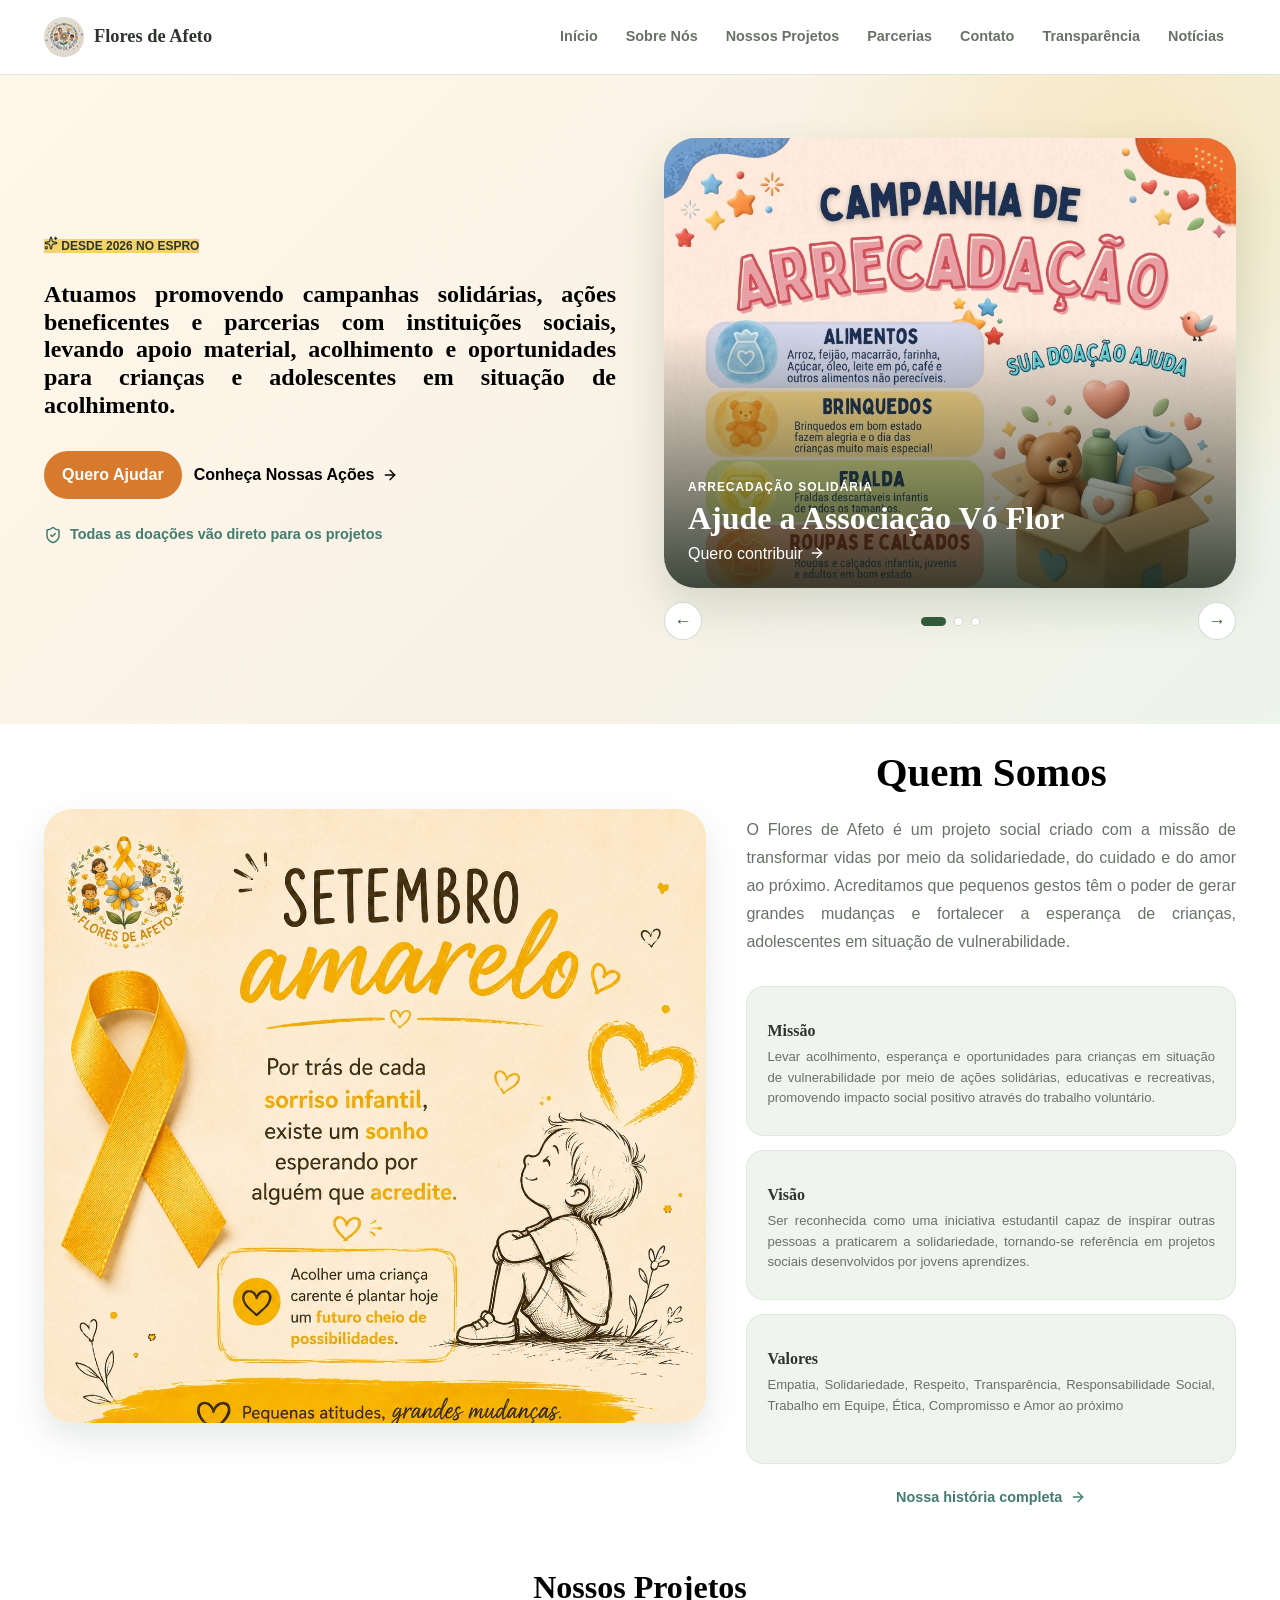
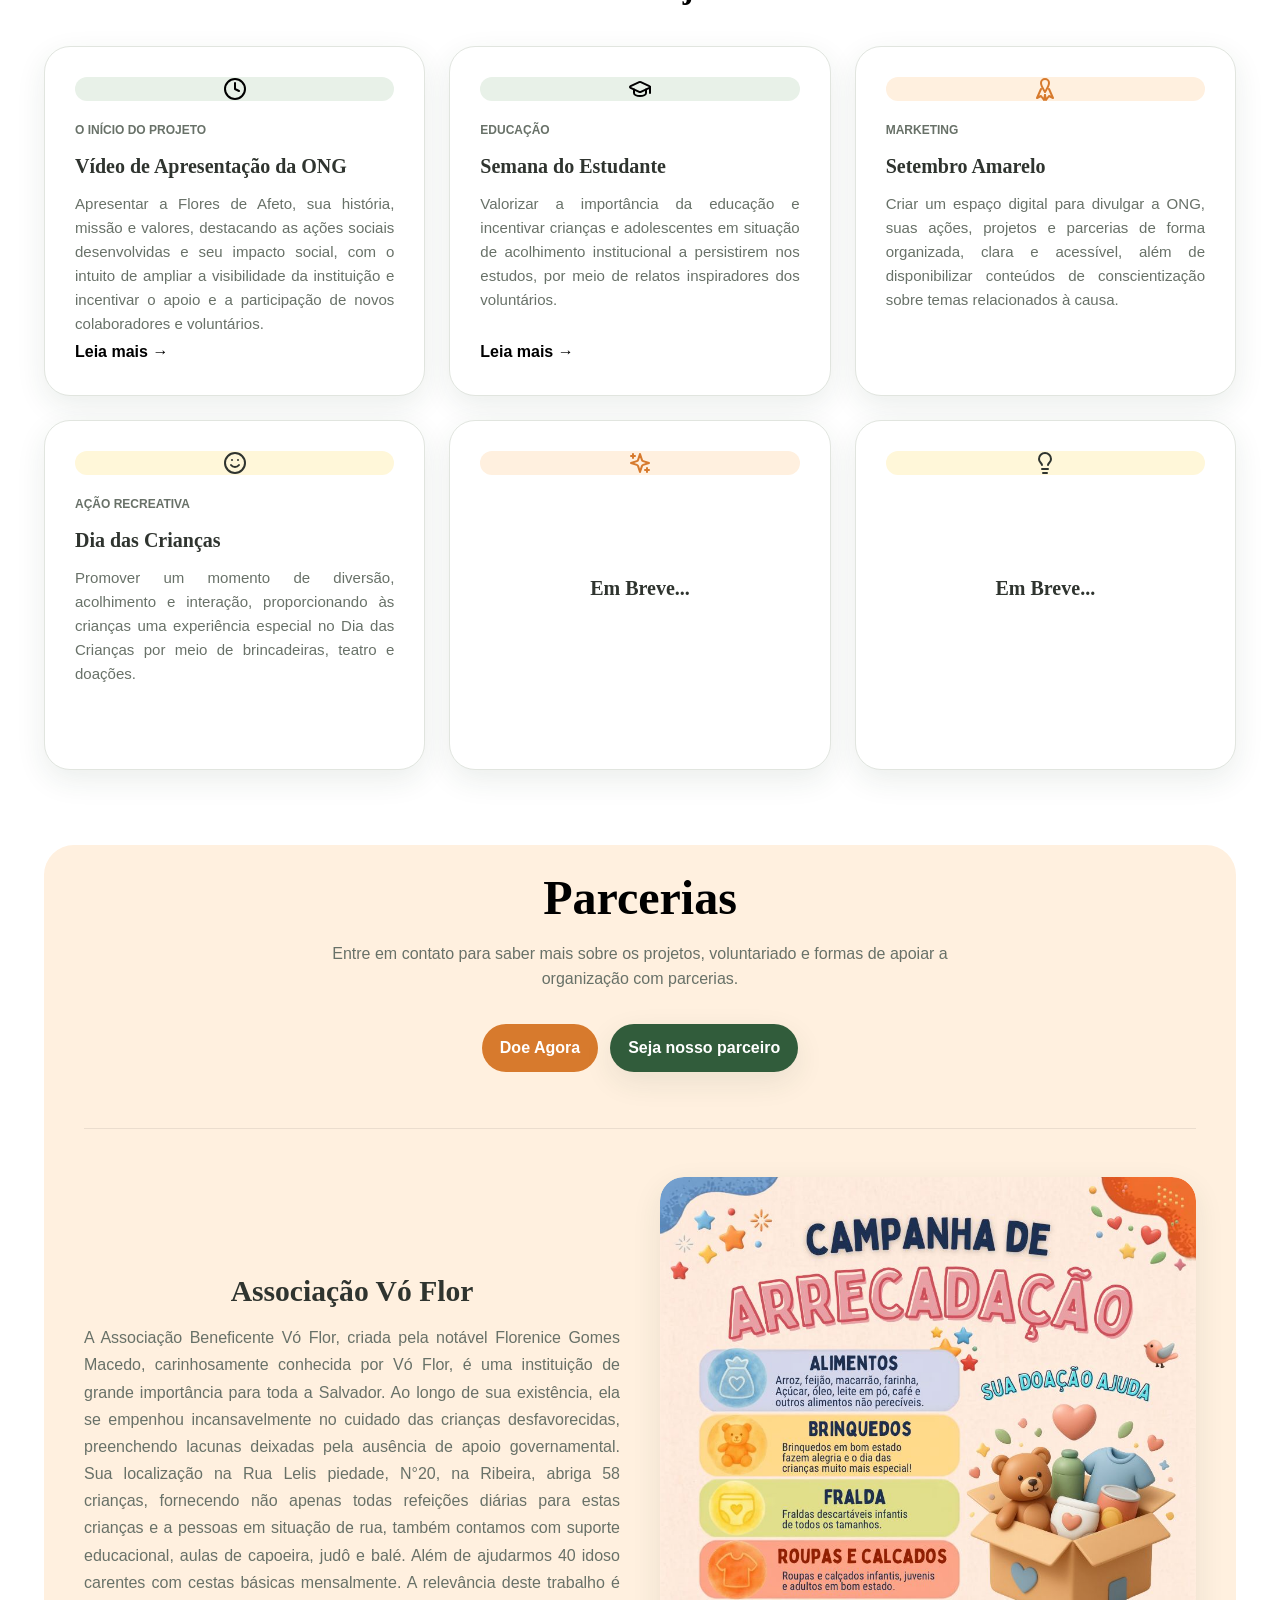
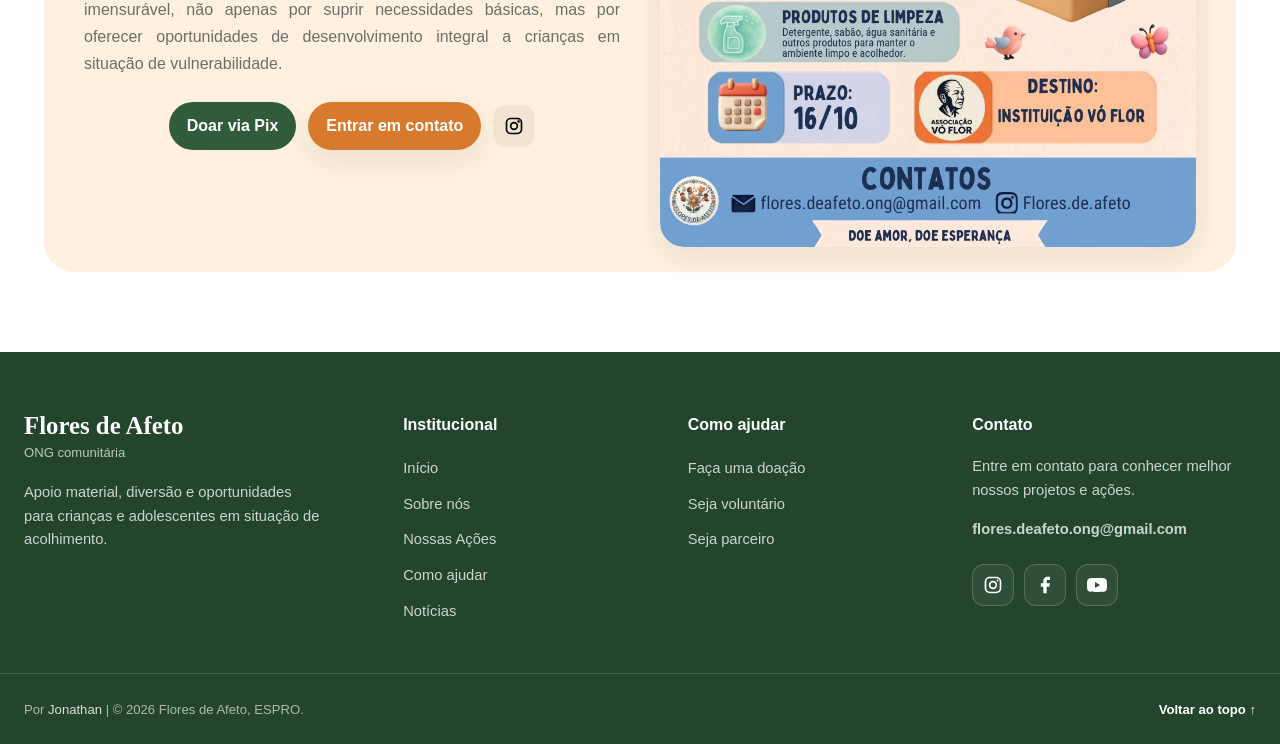
<file: site/index.html>
<!DOCTYPE html>
<html lang="pt-BR">
  <head>
    <meta charset="UTF-8">
    <meta name="viewport" content="width=device-width, initial-scale=1.0">
    <meta name="description" content="Flores de Afeto — ONG comunitária que atua com educação, alimento, escuta e geração de renda.">
    <meta name="author" content="Flores de Afeto">
    <title>
      Flores de Afeto
    </title>
    <link rel="stylesheet" href="css/styles.css">
    <link rel="stylesheet" href="css/classes.css">
    <link rel="stylesheet" href="css/media.css">
    <link rel="icon" type="image/x-icon" href="imagens/favicon.ico">
  </head>
  <body>
<div class="flex min-h-screen flex-col">  
      <header class="fixed top-0 z-40 border-b border-border/60 bg-background/90 backdrop-blur">
        <div class="mx-auto flex max-w-6xl items-center justify-between gap-4 px-5 py-3.5">
          <a class="flex items-center gap-2.5 active" href="#inicio">
            <span class="flex size-10 items-center justify-center rounded-2xl bg-primary-soft text-primary">
              <img src="imagens\logo.png" alt="Logo">
            </span>
            <span class="font-display text-lg leading-none font-extrabold">
              Flores de Afeto
            </span>
          </a>
          <nav class="hidden items-center gap-1 lg:flex">
            <a href="#inicio" class="rounded-full px-3.5 py-2 text-sm font-semibold text-muted-foreground transition-colors hover:bg-muted hover:text-foreground">
              Início
            </a>
            <a href="#sobre" class="rounded-full px-3.5 py-2 text-sm font-semibold text-muted-foreground transition-colors hover:bg-muted hover:text-foreground">
              Sobre Nós
            </a>
            <a href="#projetos" class="rounded-full px-3.5 py-2 text-sm font-semibold text-muted-foreground transition-colors hover:bg-muted hover:text-foreground">
              Nossos Projetos
            </a>
            <a href="#parcerias" class="rounded-full px-3.5 py-2 text-sm font-semibold text-muted-foreground transition-colors hover:bg-muted hover:text-foreground">
              Parcerias
            </a>
            <a href="#contato" class="rounded-full px-3.5 py-2 text-sm font-semibold text-muted-foreground transition-colors hover:bg-muted hover:text-foreground">
              Contato
            </a>
            <a href="transparencia.html" class="rounded-full px-3.5 py-2 text-sm font-semibold text-muted-foreground transition-colors hover:bg-muted hover:text-foreground">
              Transparência
            </a>
            <a href="noticias.html" class="rounded-full px-3.5 py-2 text-sm font-semibold text-muted-foreground transition-colors hover:bg-muted hover:text-foreground">
              Notícias
            </a>
          </nav>

        </div>
      </header>
      <main id="inicio" class="flex-1">
        <section class="bg-hero-warm">
          <div class="mx-auto grid max-w-6xl items-center gap-12 px-5 py-14 md:py-20 lg:grid-cols-2">
            <div>
              <span class="inline-flex items-center gap-2 rounded-full bg-sun px-4 py-1.5 text-xs font-bold tracking-wide text-sun-foreground uppercase">
                <svg xmlns="http://www.w3.org/2000/svg" width="24" height="24" viewBox="0 0 24 24" fill="none" stroke="currentColor" stroke-width="2" stroke-linecap="round" stroke-linejoin="round" class="lucide lucide-sparkles size-3.5" aria-hidden="true">
                  <path d="M11.017 2.814a1 1 0 0 1 1.966 0l1.051 5.558a2 2 0 0 0 1.594 1.594l5.558 1.051a1 1 0 0 1 0 1.966l-5.558 1.051a2 2 0 0 0-1.594 1.594l-1.051 5.558a1 1 0 0 1-1.966 0l-1.051-5.558a2 2 0 0 0-1.594-1.594l-5.558-1.051a1 1 0 0 1 0-1.966l5.558-1.051a2 2 0 0 0 1.594-1.594z">
                  </path>
                  <path d="M20 2v4">
                  </path>
                  <path d="M22 4h-4">
                  </path>
                  <circle cx="4" cy="20" r="2">
                  </circle>
                </svg>
                Desde 2026 no ESPRO
              </span>
              <h3 class="mt-6 text-4xl text-primary md:text-5xl/tight">
                Atuamos promovendo campanhas solidárias, ações beneficentes e parcerias com instituições sociais, 
                levando apoio material, acolhimento e oportunidades para crianças e adolescentes em situação de acolhimento.
              </h3>
              <div class="mt-8 flex flex-wrap gap-3">
                <a href="#parcerias" class="inline-flex items-center justify-center gap-2 whitespace-nowrap rounded-full font-bold cursor-pointer transition-all focus-visible:outline-none focus-visible:ring-2 focus-visible:ring-ring focus-visible:ring-offset-2 disabled:pointer-events-none disabled:opacity-50 disabled:cursor-not-allowed [&amp;_svg]:pointer-events-none [&amp;_svg]:size-4 [&amp;_svg]:shrink-0 bg-accent text-accent-foreground shadow-warm hover:brightness-105 hover:-translate-y-0.5 h-13 px-8 text-base">
                  Quero Ajudar
                </a>
                <a href="#projetos" class="move-button inline-flex items-center justify-center gap-2 whitespace-nowrap rounded-full font-bold cursor-pointer transition-all focus-visible:outline-none focus-visible:ring-2 focus-visible:ring-ring focus-visible:ring-offset-2 disabled:pointer-events-none disabled:opacity-50 disabled:cursor-not-allowed [&amp;_svg]:pointer-events-none [&amp;_svg]:size-4 [&amp;_svg]:shrink-0 border-2 border-primary/30 bg-background text-primary hover:bg-primary-soft hover:border-primary/50 hover:-translate-y-0.5 h-13 px-8 text-base">
                  Conheça Nossas Ações
                  <svg xmlns="http://www.w3.org/2000/svg" width="24" height="24" viewBox="0 0 24 24" fill="none" stroke="currentColor" stroke-width="2" stroke-linecap="round" stroke-linejoin="round" class="lucide lucide-arrow-right size-4" aria-hidden="true">
                    <path d="M5 12h14">
                    </path>
                    <path d="m12 5 7 7-7 7">
                    </path>
                  </svg>
                </a>
              </div>
              <p class="mt-6 flex items-center gap-2 text-sm font-semibold text-info">
                <svg xmlns="http://www.w3.org/2000/svg" width="24" height="24" viewBox="0 0 24 24" fill="none" stroke="currentColor" stroke-width="2" stroke-linecap="round" stroke-linejoin="round" class="lucide lucide-shield-check size-4.5" aria-hidden="true">
                  <path d="M20 13c0 5-3.5 7.5-7.66 8.95a1 1 0 0 1-.67-.01C7.5 20.5 4 18 4 13V6a1 1 0 0 1 1-1c2 0 4.5-1.2 6.24-2.72a1.17 1.17 0 0 1 1.52 0C14.51 3.81 17 5 19 5a1 1 0 0 1 1 1z">
                  </path>
                  <path d="m9 12 2 2 4-4">
                  </path>
                </svg>
                Todas as doações vão direto para os projetos
              </p>
            </div>
            <div class="relative hero-carousel" aria-roledescription="carrossel" aria-label="Destaques das ações e da arrecadação">
              <div class="hero-carousel-viewport">
                <div class="hero-carousel-track">
                  <article class="hero-slide is-active" aria-roledescription="slide" aria-label="1 de 3">
                    <img src="imagens/arrecadacao-vo-flor.jpeg" alt="Arrecadação para a Associação Vó Flor" width="1408" height="1104">
                    <div class="hero-slide-caption">
                      <span>Arrecadação solidária</span>
                      <strong>Ajude a Associação Vó Flor</strong>
                      <a href="#parcerias">Quero contribuir 
                        <span aria-hidden="true">
                          <svg xmlns="http://www.w3.org/2000/svg" width="24" height="24" viewBox="0 0 24 24" fill="none" stroke="currentColor" stroke-width="2" stroke-linecap="round" stroke-linejoin="round" class="lucide lucide-arrow-right size-4" aria-hidden="true">
                            <path d="M5 12h14">
                            </path>
                            <path d="m12 5 7 7-7 7">
                            </path>
                          </svg>
                        </span>
                      </a>
                    </div>
                  </article>
                  <article class="hero-slide" aria-roledescription="slide" aria-label="3 de 3" aria-hidden="true">
                    <img src="imagens/dia-do-estudante.png" alt="Ação educativa da Flores de Afeto" width="1408" height="1104">
                    <div class="hero-slide-caption">
                      <span>Educação e oportunidades</span>
                      <strong>Construindo novos caminhos</strong>
                    </div>
                  </article>
                  <article class="hero-slide" aria-roledescription="slide" aria-label="2 de 3" aria-hidden="true">
                    <img src="imagens/aviso-setembro1.jpg" alt="Ação do Setembro Amarelo" width="1408" height="1104">
                    <div class="hero-slide-caption">
                      <span>Ações que acolhem</span>
                      <strong>Presença, cuidado e escuta</strong>
                    </div>
                  </article>
                </div>
              </div>
              <div class="hero-carousel-controls">
                <button type="button" class="hero-carousel-button hero-carousel-prev" aria-label="Slide anterior">←</button>
                <div class="hero-carousel-dots" aria-label="Selecionar slide">
                  <button type="button" class="is-active" aria-label="Ver slide 1" aria-current="true"></button>
                  <button type="button" aria-label="Ver slide 2"></button>
                  <button type="button" aria-label="Ver slide 3"></button>
                </div>
                <button type="button" class="hero-carousel-button hero-carousel-next" aria-label="Próximo slide">→</button>
              </div>
              <div class="overflow-hidden rounded-4xl shadow-lift">
                <!-- imagem anterior substituida pelo carrossel -->

              </div>
              <div class="absolute -bottom-6 -left-4 hidden rounded-3xl bg-card p-5 shadow-lift sm:block">
                <span class="flex items-center gap-3">
                  <span class="flex size-11 items-center justify-center rounded-2xl bg-accent-soft text-accent">
                    <svg xmlns="http://www.w3.org/2000/svg" width="24" height="24" viewBox="0 0 24 24" fill="none" stroke="currentColor" stroke-width="2" stroke-linecap="round" stroke-linejoin="round" class="lucide lucide-hand-heart size-5" aria-hidden="true">
                      <path d="M11 14h2a2 2 0 0 0 0-4h-3c-.6 0-1.1.2-1.4.6L3 16">
                      </path>
                      <path d="m14.45 13.39 5.05-4.694C20.196 8 21 6.85 21 5.75a2.75 2.75 0 0 0-4.797-1.837.276.276 0 0 1-.406 0A2.75 2.75 0 0 0 11 5.75c0 1.2.802 2.248 1.5 2.946L16 11.95">
                      </path>
                      <path d="m2 15 6 6">
                      </path>
                      <path d="m7 20 1.6-1.4c.3-.4.8-.6 1.4-.6h4c1.1 0 2.1-.4 2.8-1.2l4.6-4.4a1 1 0 0 0-2.75-2.91">
                      </path>
                    </svg>
                  </span>
                </span>
              </div>
            </div>
          </div>
        </section>
        <section id="sobre" class="section-pad">
          <div class="mx-auto grid max-w-6xl items-center gap-12 px-5 lg:grid-cols-2">
            <div class="overflow-hidden rounded-4xl shadow-soft">
              <img src="imagens/aviso-setembro2.jpg" alt="Voluntária entregando um buquê de flores a uma senhora atendida pela ONG" width="50%" height="900" loading="lazy" class="h-full w-full object-cover">
            </div>
            <div>
              <h2 class="mt-3 text-3xl text-primary md:text-4xl">
                Quem Somos
              </h2>
              <p class="mt-4 text-base/relaxed text-muted-foreground">
                O Flores de Afeto é um projeto social criado com a missão de transformar vidas por meio da solidariedade, do cuidado e do amor ao próximo. 
                Acreditamos que pequenos gestos têm o poder de gerar grandes mudanças e fortalecer a esperança de crianças, adolescentes em situação de vulnerabilidade.
              </p>
              <div class="mt-7 grid gap-4 sm:grid-cols-3">
                <div class="rounded-2xl bg-secondary p-5">
                  <h3 class="mt-3 text-base">
                    Missão
                  </h3>
                  <p class="mt-1 text-sm/relaxed text-muted-foreground">
                    Levar acolhimento, esperança e oportunidades para crianças em situação de
                    vulnerabilidade por meio de ações solidárias, educativas e recreativas, promovendo impacto
                    social positivo através do trabalho voluntário.
                  </p>
                </div>
                <div class="rounded-2xl bg-secondary p-5">
                  <h3 class="mt-3 text-base">
                    Visão
                  </h3>
                  <p class="mt-1 text-sm/relaxed text-muted-foreground">
                    Ser reconhecida como uma iniciativa estudantil capaz de inspirar outras pessoas a
                    praticarem a solidariedade, tornando-se referência em projetos sociais desenvolvidos por
                    jovens aprendizes.
                  </p>
                </div>
                <div class="rounded-2xl bg-secondary p-5">
                  <h3 class="mt-3 text-base">
                    Valores
                  </h3>
                  <p class="mt-1 text-sm/relaxed text-muted-foreground">
                    Empatia, Solidariedade, Respeito, Transparência, Responsabilidade Social, Trabalho em Equipe, Ética, Compromisso e Amor ao próximo
                  </p>
                </div>
              </div>
              
              <a href="noticias.html#apresentacao-ong" class="move-button inline-flex items-center justify-center gap-2 whitespace-nowrap rounded-full text-sm font-bold cursor-pointer transition-all focus-visible:outline-none focus-visible:ring-2 focus-visible:ring-ring focus-visible:ring-offset-2 disabled:pointer-events-none disabled:opacity-50 disabled:cursor-not-allowed [&amp;_svg]:pointer-events-none [&amp;_svg]:size-4 [&amp;_svg]:shrink-0 text-info underline-offset-4 hover:underline h-11 py-2 mt-6 px-0">
                Nossa história completa
                <svg xmlns="http://www.w3.org/2000/svg" width="24" height="24" viewBox="0 0 24 24" fill="none" stroke="currentColor" stroke-width="2" stroke-linecap="round" stroke-linejoin="round" class="lucide lucide-arrow-right size-4" aria-hidden="true">
                  <path d="M5 12h14">
                  </path>
                  <path d="m12 5 7 7-7 7">
                  </path>
                </svg>
              </a>
             
            </div>
          </div>
        </section>
        <!--
        <section class="bg-green-gradient py-14 text-primary-foreground md:py-18">
          <div style="display: flex; justify-content: center; align-items: center;">
             <img src="" style="width: 90%; height: 400px; margin: auto;">
          </div>    
        </section>
        -->
        <section id="projetos" class="section-pad">
          <div class="mx-auto max-w-6xl px-5">
            <div class="max-w-2xl"> 
              <h2 class="mt-3 text-3xl text-primary md:text-4xl" style="text-align: center;">
                Nossos Projetos
              </h2>
            </div>
            <div class="mt-10">
              <div class="grid gap-6 md:grid-cols-2 lg:grid-cols-3">

                <article class="flex flex-col rounded-3xl border border-border bg-card p-7 shadow-soft transition-all hover:-translate-y-1 hover:shadow-lift">
                  <span class="flex size-13 items-center justify-center rounded-2xl bg-primary-soft text-primary">
                    <svg xmlns="http://www.w3.org/2000/svg" width="24" height="24" viewBox="0 0 24 24" fill="none" stroke="currentColor" stroke-width="2" stroke-linecap="round" stroke-linejoin="round" class="lucide size-6" aria-hidden="true">
                      <circle cx="12" cy="12" r="10"/>
                      <polyline points="12 6 12 12 16 14"/>
                    </svg>
                  </span>
                  <span class="mt-5 text-xs font-bold tracking-wide text-muted-foreground uppercase" style="margin-bottom: 15px;">
                    O início do projeto
                  </span>
                  <h3 class="mt-1.5 text-xl text-foreground" style="margin-bottom: 10px;">
                    Vídeo de Apresentação da ONG
                  </h3>
                  <p class="mt-1 text-sm/relaxed text-muted-foreground">
                    Apresentar a Flores de Afeto, sua história, missão e valores, destacando as ações sociais desenvolvidas e seu 
                    impacto social, com o intuito de ampliar a visibilidade da instituição e incentivar o apoio e a participação 
                    de novos colaboradores e voluntários.
                  </p>
                  <a href="noticias.html#apresentacao-ong" class="news-link">
                    Leia mais →
                  </a>
                </article>

                <article class="flex flex-col rounded-3xl border border-border bg-card p-7 shadow-soft transition-all hover:-translate-y-1 hover:shadow-lift">
                  <span class="flex size-13 items-center justify-center rounded-2xl bg-primary-soft text-primary">
                    <svg xmlns="http://www.w3.org/2000/svg" width="24" height="24" viewBox="0 0 24 24" fill="none" stroke="currentColor" stroke-width="2" stroke-linecap="round" stroke-linejoin="round" class="lucide size-6" aria-hidden="true">
                      <path d="M21.42 10.922a1 1 0 0 0-.019-1.838L12.83 5.18a2 2 0 0 0-1.66 0L2.6 9.08a1 1 0 0 0 0 1.832l8.57 3.908a2 2 0 0 0 1.66 0z"/>
                      <path d="M22 10v6"/>
                      <path d="M6 12.5V16a6 3 0 0 0 12 0v-3.5"/>
                    </svg>
                  </span>
                  <span class="mt-5 text-xs font-bold tracking-wide text-muted-foreground uppercase" style="margin-bottom: 15px;">
                    Educação
                  </span>
                  <h3 class="mt-1.5 text-xl text-foreground" style="margin-bottom: 10px;">
                    Semana do Estudante
                  </h3>
                  <p class="mt-1 text-sm/relaxed text-muted-foreground">
                    Valorizar a importância da educação e incentivar crianças e adolescentes em situação de acolhimento institucional a 
                    persistirem nos estudos, por meio de relatos inspiradores dos voluntários.
                  </p>
                <a href="noticias.html#dia-do-estudante" class="news-link">
                  Leia mais →
                </a>
                </article>

                <article class="flex flex-col rounded-3xl border border-border bg-card p-7 shadow-soft transition-all hover:-translate-y-1 hover:shadow-lift">
                  <span class="flex size-13 items-center justify-center rounded-2xl bg-accent-soft text-accent">
                    <svg xmlns="http://www.w3.org/2000/svg" width="24" height="24" viewBox="0 0 24 24" fill="none" stroke="currentColor" stroke-width="2" stroke-linecap="round" stroke-linejoin="round" class="lucide size-6" aria-hidden="true">
                      <path d="M12 2a4 4 0 0 0-4 4c0 3.33 3 7 4 9 1-2 4-5.67 4-9a4 4 0 0 0-4-4Z"/>
                      <path d="m8 12-4 9 4-2 3 4 1-5"/>
                      <path d="m16 12 4 9-4-2-3 4-1-5"/>
                    </svg>
                  </span>
                  <span class="mt-5 text-xs font-bold tracking-wide text-muted-foreground uppercase" style="margin-bottom: 15px;">
                    Marketing
                  </span>
                  <h3 class="mt-1.5 text-xl text-foreground" style="margin-bottom: 10px;">
                    Setembro Amarelo
                  </h3>
                  <p class="mt-1 text-sm/relaxed text-muted-foreground">
                    Criar um espaço digital para divulgar a ONG, suas ações, projetos e parcerias de forma organizada, clara e acessível, 
                    além de disponibilizar conteúdos de conscientização sobre temas relacionados à causa. 
                  </p>
                  <!-- <a href="noticias.html#setembro-amarelo" class="news-link">
                    Leia mais →
                  </a> -->
                </article>

                <article class="flex flex-col rounded-3xl border border-border bg-card p-7 shadow-soft transition-all hover:-translate-y-1 hover:shadow-lift">
                  <span class="flex size-13 items-center justify-center rounded-2xl bg-sun-soft text-sun-foreground">
                    <svg xmlns="http://www.w3.org/2000/svg" width="24" height="24" viewBox="0 0 24 24" fill="none" stroke="currentColor" stroke-width="2" stroke-linecap="round" stroke-linejoin="round" class="lucide size-6" aria-hidden="true">
                      <circle cx="12" cy="12" r="10"/>
                      <path d="M8 14s1.5 2 4 2 4-2 4-2"/>
                      <line x1="9" x2="9.01" y1="9" y2="9"/>
                      <line x1="15" x2="15.01" y1="9" y2="9"/>
                    </svg>
                  </span>
                  <span class="mt-5 text-xs font-bold tracking-wide text-muted-foreground uppercase" style="margin-bottom: 15px;">
                    Ação Recreativa
                  </span>
                  <h3 class="mt-1.5 text-xl text-foreground" style="margin-bottom: 10px;">
                    Dia das Crianças
                  </h3>
                  <p class="mt-1 text-sm/relaxed text-muted-foreground">
                    Promover um momento de diversão, acolhimento e interação, proporcionando às crianças uma experiência 
                    especial no Dia das Crianças por meio de brincadeiras, teatro e doações.
                  </p>
                  <a href="#" class="news-link">
                    <!-- Leia mais → --> 
                  </a>
                </article>

                <article class="flex flex-col rounded-3xl border border-border bg-card p-7 shadow-soft transition-all hover:-translate-y-1 hover:shadow-lift">
                  <span class="flex size-13 items-center justify-center rounded-2xl bg-accent-soft text-accent">
                    <svg xmlns="http://www.w3.org/2000/svg" width="24" height="24" viewBox="0 0 24 24" fill="none" stroke="currentColor" stroke-width="2" stroke-linecap="round" stroke-linejoin="round" class="lucide size-6" aria-hidden="true">
                      <path d="m12 3-1.912 5.813a2 2 0 0 1-1.275 1.275L3 12l5.813 1.912a2 2 0 0 1 1.275 1.275L12 21l1.912-5.813a2 2 0 0 1 1.275-1.275L21 12l-5.813-1.912a2 2 0 0 1-1.275-1.275L12 3Z"/>
                      <path d="M5 3v4"/>
                      <path d="M19 17v4"/>
                      <path d="M3 5h4"/>
                      <path d="M17 19h4"/>
                    </svg>
                  </span>
                  <span class="mt-5 text-xs font-bold tracking-wide text-muted-foreground uppercase" style="margin-bottom: 15px;">
                    <!-- Em Breve... -->
                  </span>
                  <h3 class="mt-1.5 text-xl text-foreground text-center" style="margin-bottom: auto; margin-top: auto;">
                    <!-- alterar as linhas comentadas sempre que houver uma nova ação pra colocar na caixa-->
                    Em Breve...
                  </h3>
                  <p class="mt-1 text-sm/relaxed text-muted-foreground">
                    <!-- Em Breve... -->
                  </p>
                  <a href="#" class="news-link">
                    <!-- Leia mais → -->
                  </a>
                </article>

                <article class="flex flex-col rounded-3xl border border-border bg-card p-7 shadow-soft transition-all hover:-translate-y-1 hover:shadow-lift">
                  <span class="flex size-13 items-center justify-center rounded-2xl bg-sun-soft text-sun-foreground">
                    <svg xmlns="http://www.w3.org/2000/svg" width="24" height="24" viewBox="0 0 24 24" fill="none" stroke="currentColor" stroke-width="2" stroke-linecap="round" stroke-linejoin="round" class="lucide size-6" aria-hidden="true">
                      <path d="M15 14c.2-1 .7-1.7 1.5-2.5 1-.9 1.5-2.2 1.5-3.5A6 6 0 0 0 6 8c0 1 .2 2.2 1.5 3.5.7.7 1.3 1.5 1.5 2.5"/>
                      <path d="M9 18h6"/>
                      <path d="M10 22h4"/>
                    </svg>
                  </span>
                  <span class="mt-5 text-xs font-bold tracking-wide text-muted-foreground uppercase" style="margin-bottom: 15px;">
                    <!-- Em Breve... -->
                  </span>
                  <h3 class="mt-1.5 text-xl text-foreground text-center" style="margin-bottom: auto; margin-top:auto">
                    <!-- alterar as linhas comentadas sempre que houver uma nova ação pra colocar na caixa-->
                    Em Breve...
                  </h3>
                  <p class="mt-1 text-sm/relaxed text-muted-foreground">
                    <!-- Em Breve... -->
                  </p>
                  <a href="#" class="news-link">
                    <!-- Leia mais → -->
                  </a>
                </article>
              </div>


            </div>
          </div>
        </section>
      </main>
    </div>

    <section class="pb-20" id="parcerias">
  <div class="mx-auto max-w-6xl px-5">
    <div class="rounded-4xl bg-accent-soft p-9 text-center md:p-14">
      <div class="container contact-grid">
        <div>
          <h2>Parcerias</h2>
          <p>
            Entre em contato para saber mais sobre os projetos, voluntariado e formas de apoiar a organização com parcerias.
          </p>
        </div>
      </div>
      
      <!-- ta faltando uma referencia pro js, recomendado verificar anteriormente com a liderança para organizar o processo-->
      <div class="mt-8 flex flex-wrap justify-center gap-3">
        <a href="https://forms.gle/pRiSn5NTGvpMf6pHA" target="_blank" class="inline-flex items-center justify-center gap-2 whitespace-nowrap rounded-full font-bold cursor-pointer transition-all focus-visible:outline-none focus-visible:ring-2 focus-visible:ring-ring focus-visible:ring-offset-2 disabled:pointer-events-none disabled:opacity-50 disabled:cursor-not-allowed bg-accent text-accent-foreground shadow-warm hover:brightness-105 hover:-translate-y-0.5 h-13 px-8 text-base">
          Doe Agora
        </a>
        <a href="https://forms.gle/pRiSn5NTGvpMf6pHA" target="_blank" class="inline-flex items-center justify-center gap-2 whitespace-nowrap rounded-full font-bold cursor-pointer transition-all focus-visible:outline-none focus-visible:ring-2 focus-visible:ring-ring focus-visible:ring-offset-2 disabled:pointer-events-none disabled:opacity-50 disabled:cursor-not-allowed bg-info text-info-foreground shadow-soft hover:bg-info/90 h-13 px-8 text-base">
          Seja nosso parceiro
        </a>
      </div>

      <div style="display: grid; grid-template-columns: repeat(auto-fit, minmax(280px, 1fr)); gap: 2.5rem; align-items: center; text-align: center; margin-top: 3.5rem; border-top: 1px solid rgba(0, 0, 0, 0.08); padding-top: 3rem;">
        <div>
          <h3 style="font-size: 1.85rem; margin-bottom: 1rem;">
            Associação Vó Flor
          </h3>
          <p class="mt-1" style="color: var(--cinza); line-height: 1.7; margin-bottom: 1.5rem;">
            A Associação Beneficente Vó Flor, criada pela notável Florenice Gomes Macedo, carinhosamente conhecida por Vó Flor, é uma 
            instituição de grande importância para toda a Salvador. Ao longo de sua existência, ela se empenhou incansavelmente no cuidado 
            das crianças desfavorecidas, preenchendo lacunas deixadas pela ausência de apoio governamental. Sua localização na Rua Lelis 
            piedade, N°20, na Ribeira, abriga 58 crianças, fornecendo não apenas todas refeições diárias para estas crianças e a pessoas em 
            situação de rua, também contamos com suporte educacional, aulas de capoeira, judô e balé. Além de ajudarmos 40 idoso carentes com 
            cestas básicas mensalmente. A relevância deste trabalho é imensurável, não apenas por suprir necessidades básicas, mas por oferecer 
            oportunidades de desenvolvimento integral a crianças em situação de vulnerabilidade.
          </p>
            <div class="parcerias-actions flex flex-wrap justify-center items-center gap-3">
              <a onclick="copiar(1, event)" class="btn-doe inline-flex items-center justify-center gap-2 whitespace-nowrap rounded-full font-bold cursor-pointer transition-all focus-visible:outline-none focus-visible:ring-2 focus-visible:ring-ring focus-visible:ring-offset-2 disabled:pointer-events-none disabled:opacity-50 bg-info text-accent-foreground shadow-warm hover:brightness-105 hover:-translate-y-0.5 h-13 px-8 text-base">
                Doar via Pix
              </a>
              <a onclick="copiar(2, event)" class="btn-doe inline-flex items-center justify-center gap-2 whitespace-nowrap rounded-full font-bold cursor-pointer transition-all focus-visible:outline-none focus-visible:ring-2 focus-visible:ring-ring focus-visible:ring-ring-offset-2 disabled:pointer-events-none disabled:opacity-50 bg-accent text-info-foreground shadow-soft hover:bg-info/90 h-13 px-8 text-base">
                Entrar em contato
              </a>

              <a
                class="footer-social-link btn-insta-action"
                href="https://www.instagram.com/voflor.011/"
                target="_blank"
                rel="noopener noreferrer"
                aria-label="Instagram da Associação Vó Flor"
                title="Instagram"
                style="color: #000000; background: rgba(0, 0, 0, 0.05);"
              >
                <svg viewBox="0 0 24 24" aria-hidden="true" style="stroke: #000000; fill: none;">
                  <rect x="3" y="3" width="18" height="18" rx="5" fill="none" stroke="currentColor" stroke-width="2"/>
                  <circle cx="12" cy="12" r="4" fill="none" stroke="currentColor" stroke-width="2"/>
                  <circle cx="17.5" cy="6.5" r="1.2" fill="currentColor"/>
                </svg>
              </a>
            </div>


      </div>
        <div style="border-radius: 24px; overflow: hidden; box-shadow: var(--sombra);">
          <img src="imagens/arrecadacao-vo-flor.jpeg" alt="Ação e parcerias da Flores de Afeto" style="width: 100%; height: auto; object-fit: cover; display: block; border-radius: 24px;">
        </div>

    </div>
  </div>
</section>


    <footer id="contato" class="site-footer">
      <div class="container footer-container">

        <div class="footer-column footer-brand">
          <h3>Flores de Afeto</h3>
          <p class="footer-subtitle">ONG comunitária</p>

          <p>
            Apoio material, diversão e oportunidades para crianças e adolescentes em situação de acolhimento.
          </p>
        </div>

        <div class="footer-column">
          <h4>Institucional</h4>

          <ul class="footer-list">
            <li>
              <a href="#inicio">Início</a>
            </li>

            <li>
              <a href="#sobre">Sobre nós</a>
            </li>

            <li>
              <a href="#projetos">Nossas Ações</a>
            </li>

            <li>
              <a href="#ajudar">Como ajudar</a>
            </li>

            <li>
              <a href="noticias.html">Notícias</a>
            </li>
          </ul>
        </div>

        <div class="footer-column">
          <h4>Como ajudar</h4>

          <ul class="footer-list">
            <li>
              <a href="https://forms.gle/pRiSn5NTGvpMf6pHA" target="_blank">Faça uma doação</a>
            </li>

            <li>
              <a href="https://forms.gle/pRiSn5NTGvpMf6pHA" target="_blank">Seja voluntário</a>
            </li>

            <li>
              <a href="https://forms.gle/pRiSn5NTGvpMf6pHA" target="_blank">Seja parceiro</a>
            </li>
          </ul>
        </div>

        <div class="footer-column">
          <h4>Contato</h4>

          <p>
            Entre em contato para conhecer melhor
            nossos projetos e ações.
          </p>

          <a
            class="footer-contact-link"
            href="mailto:flores.deafeto.ong@gmail.com"
          >
            flores.deafeto.ong@gmail.com
          </a>

          <div class="footer-social" aria-label="Redes sociais">
            <a
              class="footer-social-link"
              href="https://www.instagram.com/flores.de.afeto/"
              target="_blank"
              rel="noopener noreferrer"
              aria-label="Instagram da Flores de Afeto"
              title="Instagram"
            >
              <svg viewBox="0 0 24 24" aria-hidden="true">
                <rect x="3" y="3" width="18" height="18" rx="5" fill="none" stroke="currentColor" stroke-width="2"/>
                <circle cx="12" cy="12" r="4" fill="none" stroke="currentColor" stroke-width="2"/>
                <circle cx="17.5" cy="6.5" r="1.2"/>
              </svg>
            </a>

            <!-- <a
              class="footer-social-link"
              href="https://www.tiktok.com/@flores.de.afeto"
              target="_blank"
              rel="noopener noreferrer"
              aria-label="TikTok da Flores de Afeto"
              title="TikTok"
            >
              <svg viewBox="0 0 24 24" aria-hidden="true">
                <path d="M16.5 3c.3 1.8 1.3 3.1 3.5 3.3v3.1c-1.5-.1-2.7-.5-3.7-1.2v6.1c0 4-2.6 6.7-6.2 6.7A5.9 5.9 0 0 1 4 15.1c0-3.3 2.6-5.8 6-5.8.4 0 .8 0 1.2.1v3.2a3.4 3.4 0 0 0-1.2-.2c-1.5 0-2.8 1.1-2.8 2.7 0 1.6 1.2 2.8 2.8 2.8 1.8 0 3.2-1.2 3.2-3.6V3h3.3Z"/>
              </svg>
            </a> -->
            <a
              class="footer-social-link"
              href="https://www.facebook.com/share/1CqYmEmZdd/?mibextid=wwXIfr"
              target="_blank"
              rel="noopener noreferrer"
              aria-label="Facebook da Flores de Afeto"
              title="Facebook"
            >
              <svg viewBox="0 0 24 24" aria-hidden="true" fill="none" stroke="currentColor" stroke-width="2" stroke-linecap="round" stroke-linejoin="round">
                <path d="M18 2h-3a5 5 0 0 0-5 5v3H7v4h3v8h4v-8h3l1-4h-4V7a1 1 0 0 1 1-1h3z"/>
              </svg>
            </a>
            <a
              class="footer-social-link"
              href="https://www.youtube.com/channel/UCT0GOXYEmDh-snjdfO4YKuA"
              target="_blank"
              rel="noopener noreferrer"
              aria-label="YouTube da Flores de Afeto"
              title="YouTube"
            >
              <svg
                viewBox="0 0 24 24"
                aria-hidden="true"
                fill="currentColor"
              >
                <path
                  fill-rule="evenodd"
                  clip-rule="evenodd"
                  d="M23.5 6.2a3 3 0 0 0-2.1-2.1C19.5 3.6 12 3.6 12 3.6s-7.5 0-9.4.5A3 3 0 0 0 .5 6.2C0 8.1 0 12 0 12s0 3.9.5 5.8a3 3 0 0 0 2.1 2.1c1.9.5 9.4.5 9.4.5s7.5 0 9.4-.5a3 3 0 0 0 2.1-2.1c.5-1.9.5-5.8.5-5.8s0-3.9-.5-5.8zM9.6 15.7V8.3L15.8 12l-6.2 3.7z"
                />
              </svg>
            </a>

          </div>
        </div>

      </div>

      <div class="footer-bottom">
        <div class="container footer-bottom-content">

          <p>
            Por <a href="https://www.instagram.com/_jonat__/" target="_blank"> Jonathan</a> | © <span id="year" style="text-decoration: none"></span>
            Flores de Afeto, ESPRO. 
          </p>

          <a href="#inicio" class="back-to-top">
            Voltar ao topo ↑
          </a>

        </div>
      </div>
    </footer>
    <script src="script.js" defer>
    </script>
  </body>
</html>
</file>
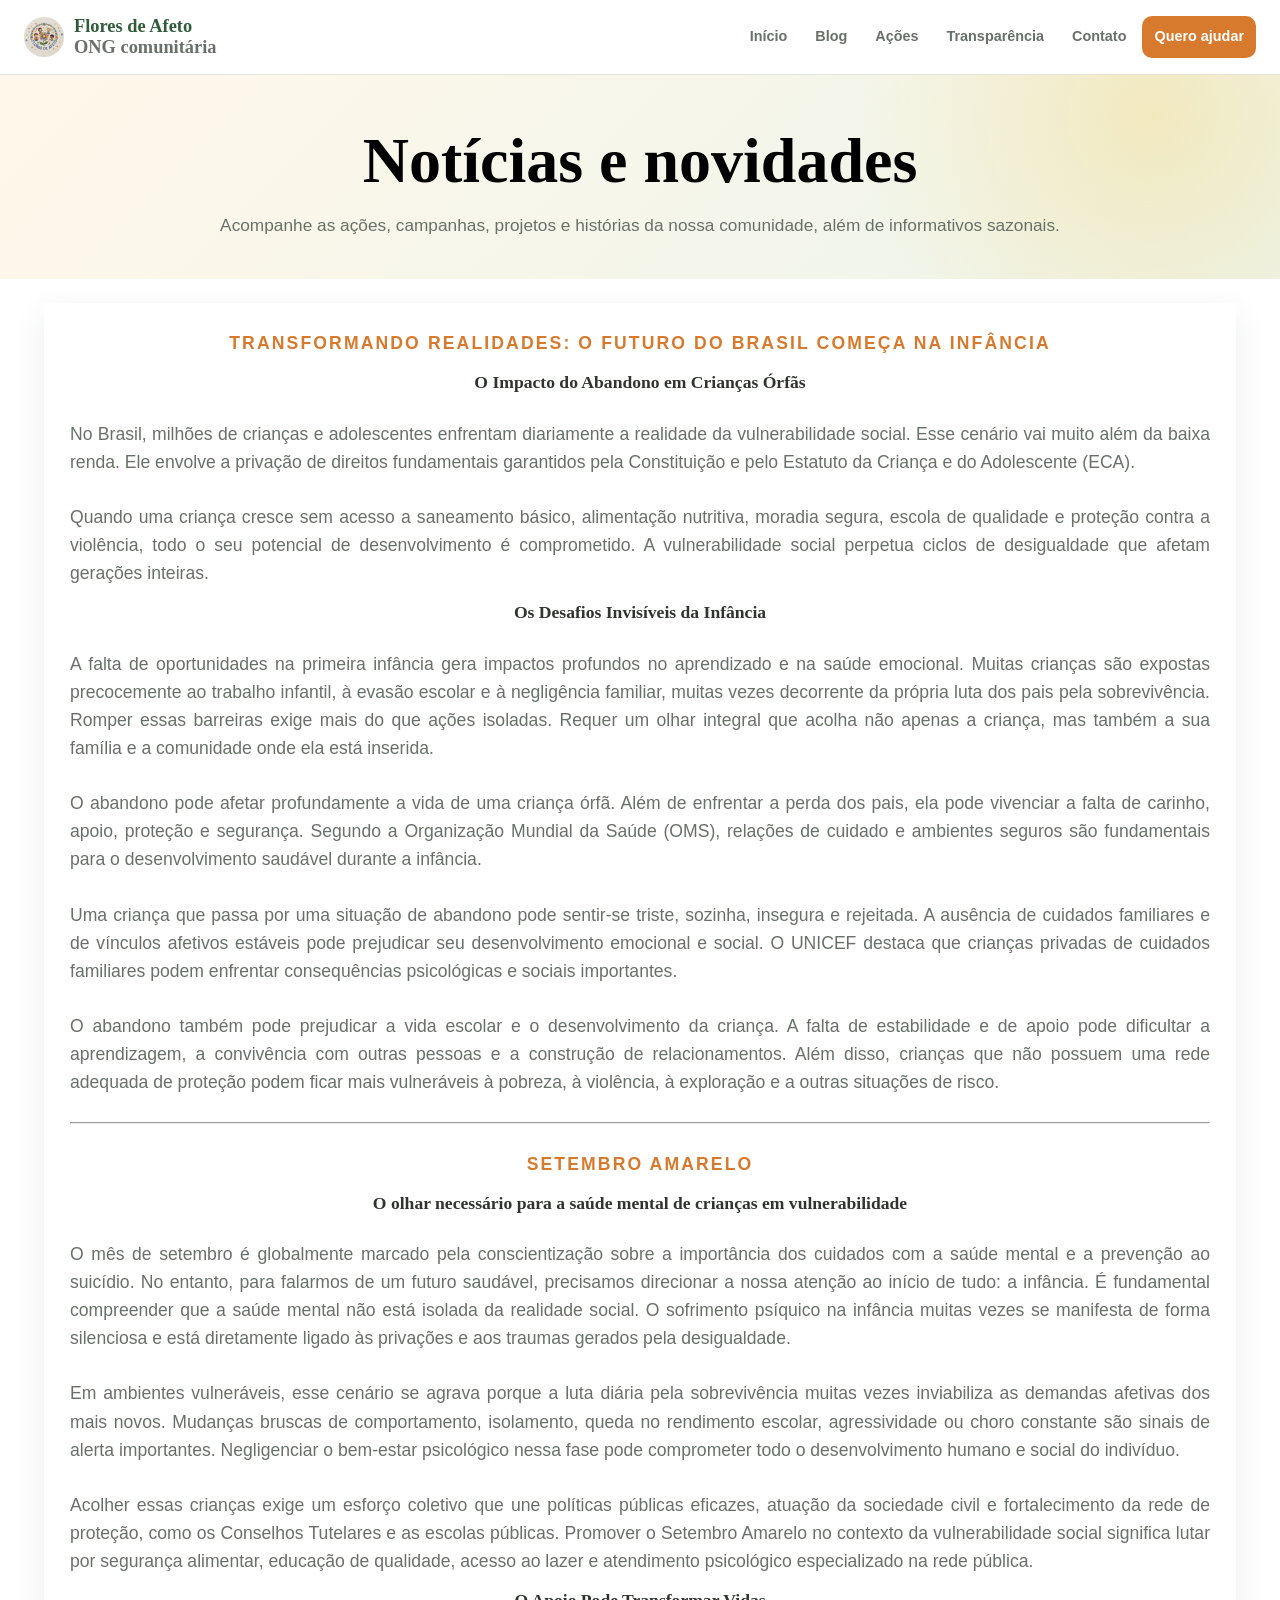
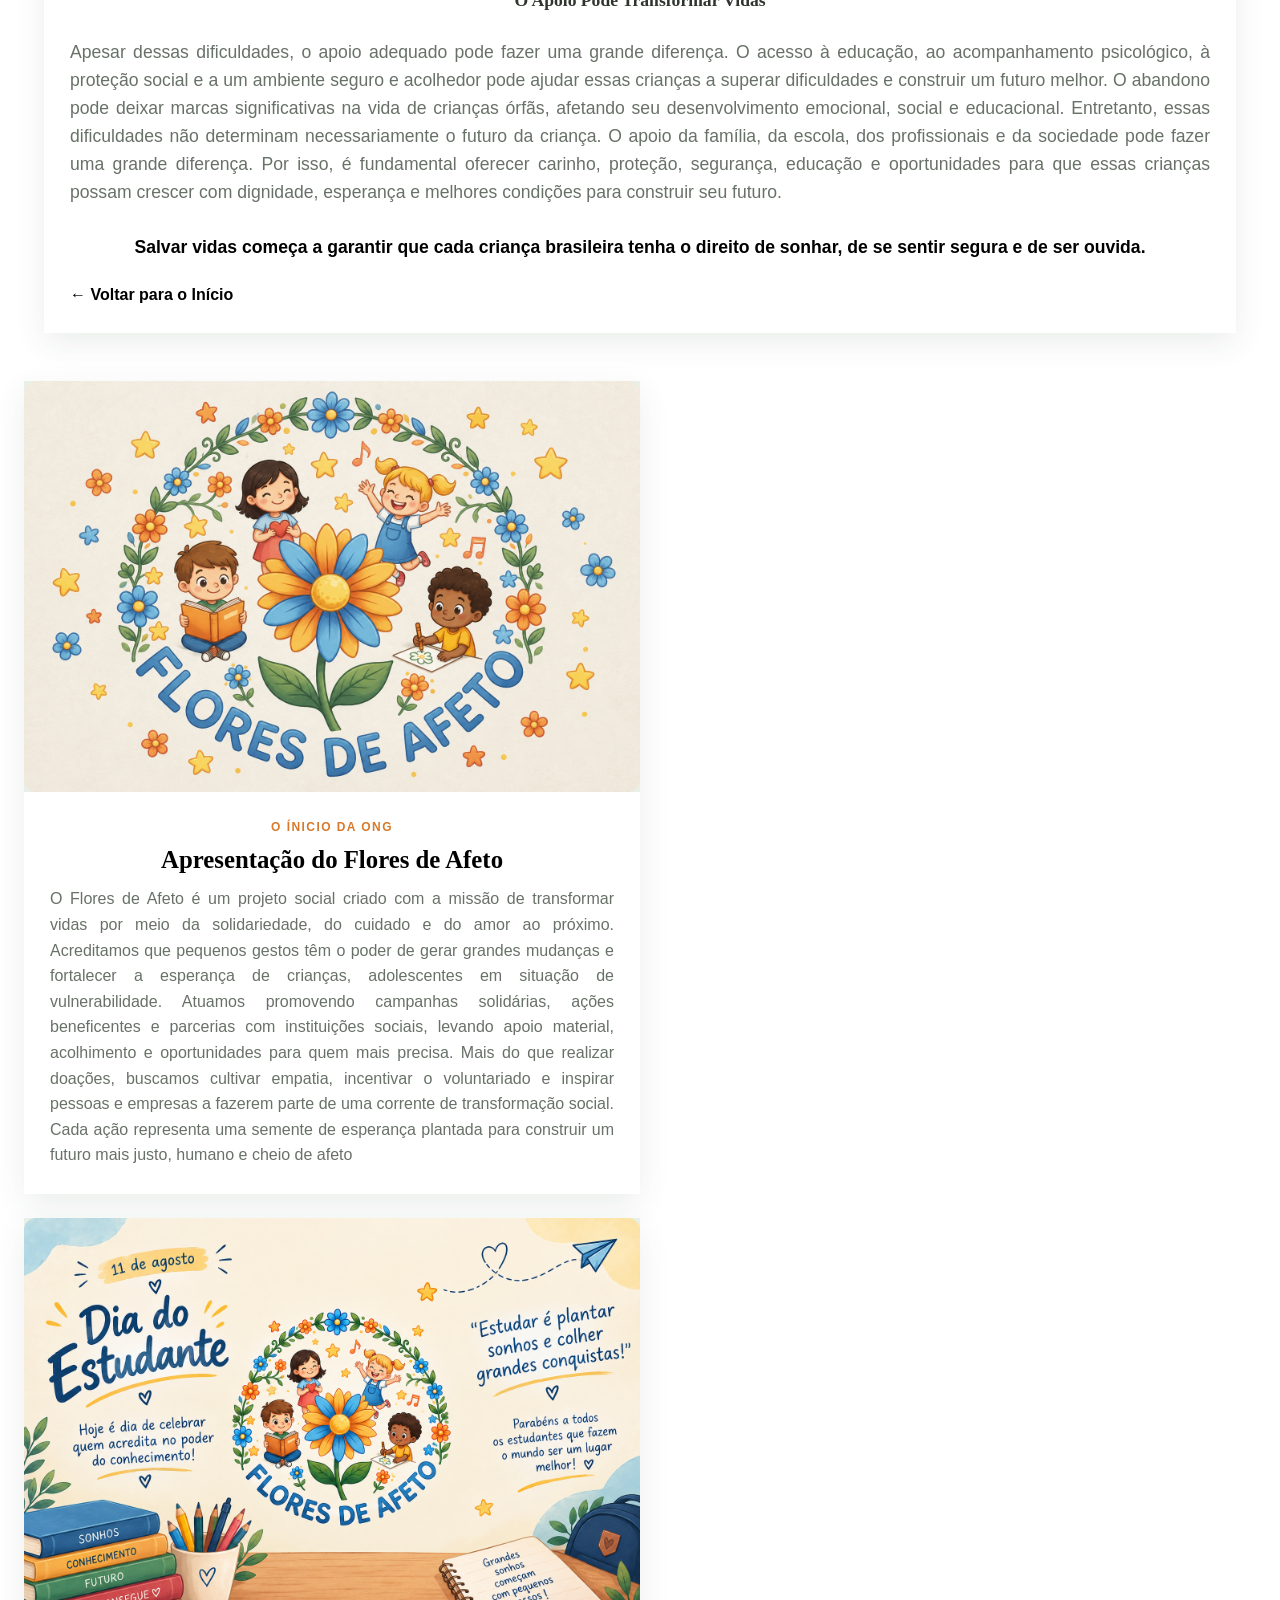
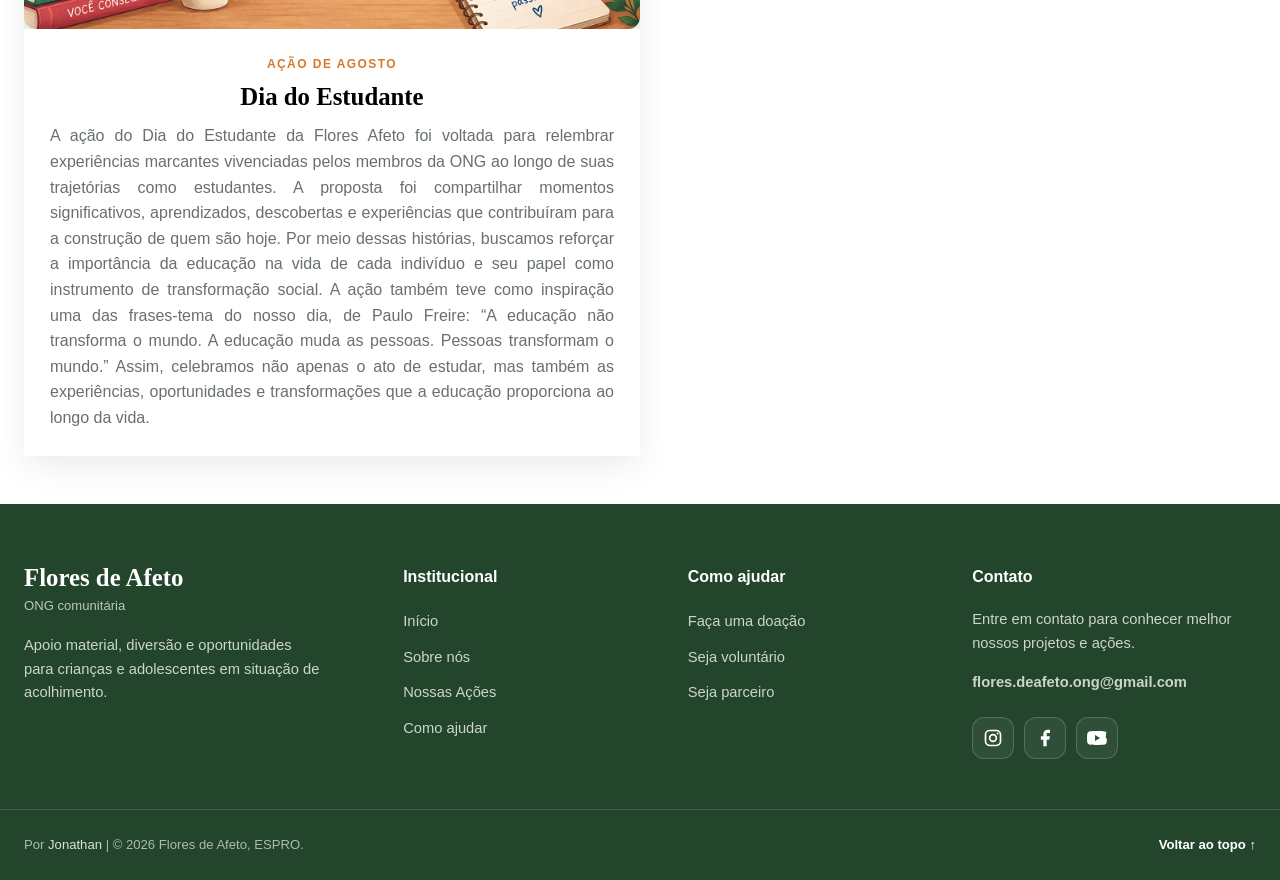
<file: site/noticias.html>
<!DOCTYPE html>
<html lang="pt-BR">
  <head>
    <meta charset="UTF-8">
    <meta name="viewport" content="width=device-width, initial-scale=1.0">
    <meta name="description" content="Notícias e novidades da Flores de Afeto.">
    <title>
      Flores de Afeto | Notícias
    </title>

    <link rel="stylesheet" href="css/styles.css">
    <link rel="stylesheet" href="css/classes.css">
    <link rel="stylesheet" href="css/media.css">
    <link rel="icon" type="image/x-icon" href="imagens/favicon.ico">
  </head>

  <body id="inicio-noticias">

    <header class="site-header">
      <div class="container header-inner">

        <a href="index.html" class="brand" aria-label="Flores de Afeto - Início">
          <span class="flex size-10 items-center justify-center rounded-2xl bg-primary-soft text-primary">
            <img src="imagens\logo.png" alt="Logo">
          </span>

          <span class="brand-name tracking-wide">
            Flores de Afeto
            <span class="block text-[0.7rem] font-semibold tracking-wide text-muted-foreground">
              ONG comunitária
            </span>
          </span>
        </a>

        <nav class="main-nav hidden items-center gap-1 lg:flex">
          <a href="index.html">
            Início
          </a>

          <a href="#setembro-amarelo">
            Blog
          </a>

          <a href="#apresentacao-ong">
            Ações
          </a>

          <a
            href="transparencia.html"
            class="rounded-full px-3.5 py-2 text-sm font-semibold text-muted-foreground transition-colors hover:bg-muted hover:text-foreground"
          >
            Transparência
          </a>

          <a href="#contato">
            Contato
          </a>

          <a
            class="header-button wt"
            href="https://forms.gle/pRiSn5NTGvpMf6pHA"
            target="_blank"
          >
            Quero ajudar
          </a>
        </nav>

      </div>
    </header>

    <main id="top">

      <section class="news-hero">
        <div class="container">
          <h1>
            Notícias e novidades
          </h1>

          <p style="margin-left: auto; margin-right: auto;">
            Acompanhe as ações, campanhas, projetos e histórias da nossa comunidade, além de informativos sazonais.
          </p>
        </div>
      </section>
<!-- 
      <section class="news-banners" aria-label="Campanhas">
        <div class="container">

          <div class="banner-card">
            <img
              src="imagens/frase-setembro2.jpg"
              alt="Pequenos gestos de amor plantam flores de afeto e constroem um futuro cheio de esperança."
            >
          </div>

        </div>
      </section> -->

      <section class="section-pad news-page">
        <div class="mx-auto max-w-6xl px-5">

          <article id="setembro-amarelo" class="news-card">
            <div class="news-content">

              <span class="news-category text-lg">
                Transformando Realidades: O Futuro do Brasil Começa na Infância
              </span>

              <h1 class="text-center p-0">
                O Impacto do Abandono em Crianças Órfãs
              </h1>

              <p class="mt-1 p-0">
                No Brasil, milhões de crianças e adolescentes enfrentam diariamente
                a realidade da vulnerabilidade social. Esse cenário vai muito além
                da baixa renda. Ele envolve a privação de direitos fundamentais
                garantidos pela Constituição e pelo Estatuto da Criança e do
                Adolescente (ECA).
              </p>

              <p class="mt-1 p-0">
                Quando uma criança cresce sem acesso a saneamento básico, alimentação
                nutritiva, moradia segura, escola de qualidade e proteção contra a
                violência, todo o seu potencial de desenvolvimento é comprometido.
                A vulnerabilidade social perpetua ciclos de desigualdade que afetam
                gerações inteiras.
              </p>

              <h1 class="text-center p-0">
                Os Desafios Invisíveis da Infância
              </h1>

              <p class="mt-1 p-0">
                A falta de oportunidades na primeira infância gera impactos profundos
                no aprendizado e na saúde emocional. Muitas crianças são expostas
                precocemente ao trabalho infantil, à evasão escolar e à negligência
                familiar, muitas vezes decorrente da própria luta dos pais pela
                sobrevivência.

                Romper essas barreiras exige mais do que ações isoladas. Requer um
                olhar integral que acolha não apenas a criança, mas também a sua
                família e a comunidade onde ela está inserida.
              </p>

              <p class="mt-1 p-0">
                O abandono pode afetar profundamente a vida de uma criança órfã.
                Além de enfrentar a perda dos pais, ela pode vivenciar a falta de
                carinho, apoio, proteção e segurança. Segundo a Organização Mundial
                da Saúde (OMS), relações de cuidado e ambientes seguros são
                fundamentais para o desenvolvimento saudável durante a infância.
              </p>

              <p class="mt-1 p-0">
                Uma criança que passa por uma situação de abandono pode sentir-se
                triste, sozinha, insegura e rejeitada. A ausência de cuidados
                familiares e de vínculos afetivos estáveis pode prejudicar seu
                desenvolvimento emocional e social. O UNICEF destaca que crianças
                privadas de cuidados familiares podem enfrentar consequências
                psicológicas e sociais importantes.
              </p>

              <p class="mt-1 p-0">
                O abandono também pode prejudicar a vida escolar e o desenvolvimento
                da criança. A falta de estabilidade e de apoio pode dificultar a
                aprendizagem, a convivência com outras pessoas e a construção de
                relacionamentos.

                Além disso, crianças que não possuem uma rede adequada de proteção
                podem ficar mais vulneráveis à pobreza, à violência, à exploração e
                a outras situações de risco.
              </p>
              <br>
              <hr> <!-- gambiarra pra não precisar mexer no css-->
              <br>
              <span class="news-category text-lg text-center">
                Setembro Amarelo
              </span>

              <h1 class="text-center p-0">
                O olhar necessário para a saúde mental de crianças em vulnerabilidade
              </h1>

              <p class="mt-1 p-0">
                O mês de setembro é globalmente marcado pela conscientização sobre a
                importância dos cuidados com a saúde mental e a prevenção ao suicídio.
                No entanto, para falarmos de um futuro saudável, precisamos
                direcionar a nossa atenção ao início de tudo: a infância.

                É fundamental compreender que a saúde mental não está isolada da
                realidade social. O sofrimento psíquico na infância muitas vezes se
                manifesta de forma silenciosa e está diretamente ligado às privações
                e aos traumas gerados pela desigualdade.
              </p>

              <p class="mt-1 p-0">
                Em ambientes vulneráveis, esse cenário se agrava porque a luta diária
                pela sobrevivência muitas vezes inviabiliza as demandas afetivas dos
                mais novos.

                Mudanças bruscas de comportamento, isolamento, queda no rendimento
                escolar, agressividade ou choro constante são sinais de alerta
                importantes. Negligenciar o bem-estar psicológico nessa fase pode
                comprometer todo o desenvolvimento humano e social do indivíduo.
              </p>

              <p class="mt-1 p-0">
                Acolher essas crianças exige um esforço coletivo que une políticas
                públicas eficazes, atuação da sociedade civil e fortalecimento da rede
                de proteção, como os Conselhos Tutelares e as escolas públicas.

                Promover o Setembro Amarelo no contexto da vulnerabilidade social
                significa lutar por segurança alimentar, educação de qualidade,
                acesso ao lazer e atendimento psicológico especializado na rede
                pública.
              </p>

              <h1 class="text-center p-0">
                O Apoio Pode Transformar Vidas
              </h1>

              <p class="mt-1 p-0">
                Apesar dessas dificuldades, o apoio adequado pode fazer uma grande diferença. O acesso
                à educação, ao acompanhamento psicológico, à proteção social e a um ambiente seguro e
                acolhedor pode ajudar essas crianças a superar dificuldades e construir um futuro melhor.
                O abandono pode deixar marcas significativas na vida de crianças órfãs, afetando seu
                desenvolvimento emocional, social e educacional. Entretanto, essas dificuldades não
                determinam necessariamente o futuro da criança.

                O apoio da família, da escola, dos profissionais e da sociedade pode fazer uma grande
                diferença. Por isso, é fundamental oferecer carinho, proteção, segurança, educação e
                oportunidades para que essas crianças possam crescer com dignidade, esperança e
                melhores condições para construir seu futuro.
              </p>

              <p
                class="text-center p-0"
                style="font-weight: bold; color: #000000;"
              >
                Salvar vidas começa a garantir que cada criança brasileira tenha o
                direito de sonhar, de se sentir segura e de ser ouvida.
              </p>

              <a href="index.html" class="news-link">
                ← Voltar para o Início
              </a>

            </div>
          </article>

        </div>
      </section>
      
      <section class="section-pad news-page">
        <div class="container">

          <div class="news-grid">

            <article id="apresentacao-ong" class="news-card">

              <div class="news-image-placeholder">
                <img
                  src="imagens/apresentacao.png"
                  alt="apresentacao da ong"
                >
              </div>

              <div class="news-content">

                <span class="news-category">
                  O ínicio da ONG
                </span>

                <h2 class="news-explain">
                  Apresentação do Flores de Afeto
                </h2>

                <p class="news-text" style="text-align: justify;">
                  O Flores de Afeto é um projeto social criado com a missão de
                  transformar vidas por meio da solidariedade, do cuidado e do
                  amor ao próximo. Acreditamos que pequenos gestos têm o
                  poder de gerar grandes mudanças e fortalecer a esperança de
                  crianças, adolescentes em situação de vulnerabilidade.

                  Atuamos promovendo campanhas solidárias, ações
                  beneficentes e parcerias com instituições sociais, levando
                  apoio material, acolhimento e oportunidades para quem mais
                  precisa.

                  Mais do que realizar doações, buscamos cultivar empatia,
                  incentivar o voluntariado e inspirar pessoas e empresas a
                  fazerem parte de uma corrente de transformação social. Cada
                  ação representa uma semente de esperança plantada para
                  construir um futuro mais justo, humano e cheio de afeto
                </p>

              </div>
            </article>

            <div class="video-container">
              <iframe
                src="https://www.youtube.com/embed/E1p3d0xDwKY?vq=hd480"
                title="Vídeo de Apresentação - FLORES DE AFETO"
                frameborder="0"
                allow="accelerometer; autoplay; clipboard-write; encrypted-media; gyroscope; picture-in-picture; web-share"
                referrerpolicy="strict-origin-when-cross-origin"
                allowfullscreen
              >
              </iframe>
            </div>

          </div>
        </div>

        <section class="section-pad news-page">
          <div class="container">

            <div class="news-grid">

              <article id="dia-do-estudante" class="news-card">

                <div class="news-image-placeholder">
                  <img
                    src="imagens/dia-do-estudante.png"
                    alt="dia do estudante"
                  >
                </div>

                <div class="news-content">

                  <span class="news-category">
                    Ação de Agosto
                  </span>

                  <h2 class="news-explain">
                    Dia do Estudante
                  </h2>

                  <p class="news-text" style="text-align: justify;">
                    A ação do Dia do Estudante da Flores Afeto foi voltada para relembrar experiências marcantes vivenciadas pelos membros da
                    ONG ao longo de suas trajetórias como estudantes. A proposta foi compartilhar momentos significativos, aprendizados,
                    descobertas e experiências que contribuíram para a construção de quem são hoje. Por meio dessas histórias, buscamos reforçar
                    a importância da educação na vida de cada indivíduo e seu papel como instrumento de transformação social. A ação também teve
                    como inspiração uma das frases-tema do nosso dia, de Paulo Freire: “A educação não transforma o mundo. A educação muda as
                    pessoas. Pessoas transformam o mundo.” Assim, celebramos não apenas o ato de estudar, mas também as experiências,
                    oportunidades e transformações que a educação proporciona ao longo da vida.
                  </p>

                </div>
              </article>

              <div class="video-container">
                <iframe
                  src="https://www.youtube.com/embed/pZFLqatM04s?vq=hd480"
                  title="Ação do Dia do Estudante"
                  frameborder="0"
                  allow="accelerometer; autoplay; clipboard-write; encrypted-media; gyroscope; picture-in-picture; web-share"
                  referrerpolicy="strict-origin-when-cross-origin"
                  allowfullscreen
                >
                </iframe>
              </div>

            </div>
          </div>
        </section>

      </section>

    </main>

    <footer id="contato" class="site-footer">

      <div class="container footer-container">

        <div class="footer-column footer-brand">
          <h3>
            Flores de Afeto
          </h3>

          <p class="footer-subtitle">
            ONG comunitária
          </p>

          <p>
            Apoio material, diversão e oportunidades para crianças e adolescentes em situação de acolhimento.
          </p>
        </div>

        <div class="footer-column">

          <h4>
            Institucional
          </h4>

          <ul class="footer-list">

            <li>
              <a href="index.html">
                Início
              </a>
            </li>

            <li>
              <a href="index.html#sobre">
                Sobre nós
              </a>
            </li>

            <li>
              <a href="index.html#projetos">
                Nossas Ações
              </a>
            </li>

            <li>
              <a href="index.html#ajudar">
                Como ajudar
              </a>
            </li>

          </ul>
        </div>

        <div class="footer-column">

          <h4>
            Como ajudar
          </h4>

          <ul class="footer-list">

            <li>
              <a href="https://forms.gle/pRiSn5NTGvpMf6pHA" target="_blank">
                Faça uma doação
              </a>
            </li>

            <li>
              <a href="https://forms.gle/pRiSn5NTGvpMf6pHA" target="_blank">
                Seja voluntário
              </a>
            </li>

            <li>
              <a href="https://forms.gle/pRiSn5NTGvpMf6pHA" target="_blank">
                Seja parceiro
              </a>
            </li>

          </ul>
        </div>

        <div class="footer-column">

          <h4>
            Contato
          </h4>

          <p>
            Entre em contato para conhecer melhor
            nossos projetos e ações.
          </p>

          <a
            class="footer-contact-link"
            href="mailto:flores.deafeto.ong@gmail.com"
          >
            flores.deafeto.ong@gmail.com
          </a>

          <div class="footer-social" aria-label="Redes sociais">

            <a
              class="footer-social-link"
              href="https://www.instagram.com/flores.de.afeto/"
              target="_blank"
              rel="noopener noreferrer"
              aria-label="Instagram da Flores de Afeto"
              title="Instagram"
            >
              <svg viewBox="0 0 24 24" aria-hidden="true">
                <rect
                  x="3"
                  y="3"
                  width="18"
                  height="18"
                  rx="5"
                  fill="none"
                  stroke="currentColor"
                  stroke-width="2"
                />
                <circle
                  cx="12"
                  cy="12"
                  r="4"
                  fill="none"
                  stroke="currentColor"
                  stroke-width="2"
                />
                <circle
                  cx="17.5"
                  cy="6.5"
                  r="1.2"
                />
              </svg>
            </a>

            <!--
            <a
              class="footer-social-link"
              href="https://www.tiktok.com/@flores.de.afeto"
              target="_blank"
              rel="noopener noreferrer"
              aria-label="TikTok da Flores de Afeto"
              title="TikTok"
            >
              <svg viewBox="0 0 24 24" aria-hidden="true">
                <path d="M16.5 3c.3 1.8 1.3 3.1 3.5 3.3v3.1c-1.5-.1-2.7-.5-3.7-1.2v6.1c0 4-2.6 6.7-6.2 6.7A5.9 5.9 0 0 1 4 15.1c0-3.3 2.6-5.8 6-5.8.4 0 .8 0 1.2.1v3.2a3.4 3.4 0 0 0-1.2-.2c-1.5 0-2.8 1.1-2.8 2.7 0 1.6 1.2 2.8 2.8 2.8 1.8 0 3.2-1.2 3.2-3.6V3h3.3Z"/>
              </svg>
            </a>
            -->

            <a
              class="footer-social-link"
              href="https://www.facebook.com/share/1CqYmEmZdd/?mibextid=wwXIfr"
              target="_blank"
              rel="noopener noreferrer"
              aria-label="Facebook da Flores de Afeto"
              title="Facebook"
            >
              <svg
                viewBox="0 0 24 24"
                aria-hidden="true"
                fill="none"
                stroke="currentColor"
                stroke-width="2"
                stroke-linecap="round"
                stroke-linejoin="round"
              >
                <path d="M18 2h-3a5 5 0 0 0-5 5v3H7v4h3v8h4v-8h3l1-4h-4V7a1 1 0 0 1 1-1h3z"/>
              </svg>
            </a>

            <a
              class="footer-social-link"
              href="https://www.youtube.com/channel/UCT0GOXYEmDh-snjdfO4YKuA"
              target="_blank"
              rel="noopener noreferrer"
              aria-label="YouTube da Flores de Afeto"
              title="YouTube"
            >
              <svg
                viewBox="0 0 24 24"
                aria-hidden="true"
                fill="currentColor"
              >
                <path
                  fill-rule="evenodd"
                  clip-rule="evenodd"
                  d="M23.5 6.2a3 3 0 0 0-2.1-2.1C19.5 3.6 12 3.6 12 3.6s-7.5 0-9.4.5A3 3 0 0 0 .5 6.2C0 8.1 0 12 0 12s0 3.9.5 5.8a3 3 0 0 0 2.1 2.1c1.9.5 9.4.5 9.4.5s7.5 0 9.4-.5a3 3 0 0 0 2.1-2.1c.5-1.9.5-5.8-.5-5.8s0-3.9 0-3.9 0-3.9-.5-5.8zM9.6 15.7V8.3L15.8 12l-6.2 3.7z"
                />
              </svg>
            </a>

          </div>
        </div>

      </div>

      <div class="footer-bottom">

        <div class="container footer-bottom-content">

          <p>
            Por
            <a href="https://www.instagram.com/_jonat__/" target="_blank">
              Jonathan
            </a>
            | ©
            <span id="year" style="text-decoration: none"></span>
            Flores de Afeto, ESPRO.
          </p>

          <a href="#top" class="back-to-top">
            Voltar ao topo ↑
          </a>

        </div>
      </div>

    </footer>

    <script src="script.js" defer>
    </script>

  </body>
</html>
</file>
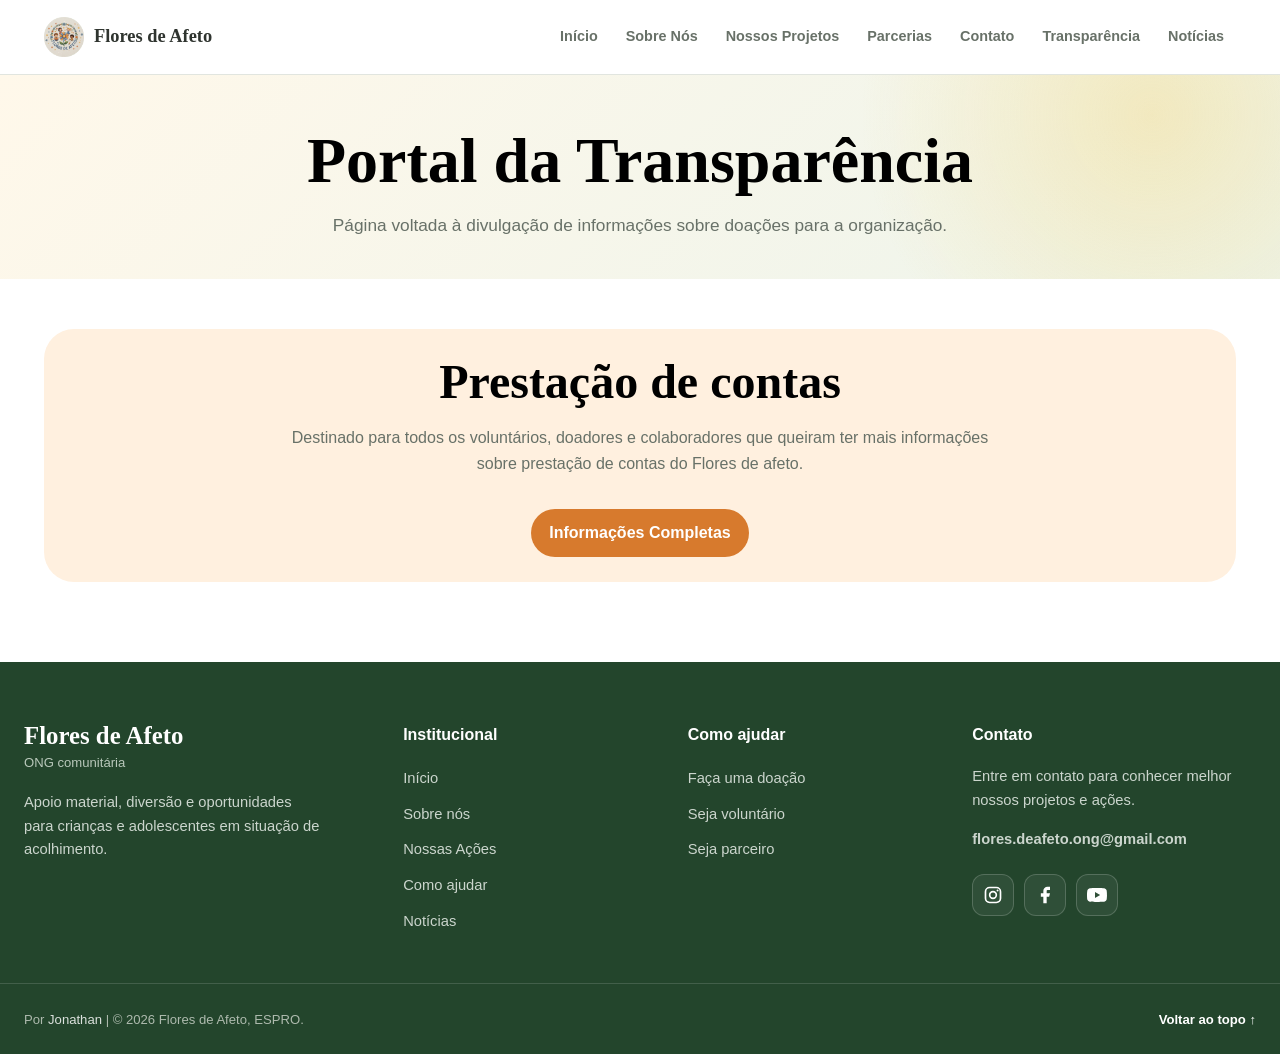
<file: site/transparencia.html>
<!DOCTYPE html>
<html lang="pt-BR">

<head>
  <meta charset="UTF-8">
  <meta name="viewport" content="width=device-width, initial-scale=1.0">

  <meta
    name="description"
    content="Flores de Afeto — ONG comunitária que atua com educação, alimento, escuta e geração de renda."
  >

  <meta name="author" content="Flores de Afeto">

  <title>Flores de Afeto</title>

  <link rel="stylesheet" href="css/styles.css">
  <link rel="stylesheet" href="css/classes.css">
  <link rel="stylesheet" href="css/media.css">
  <link rel="icon" type="image/x-icon" href="imagens/favicon.ico">
</head>

<body id="inicio">

  <div class="flex min-h-screen flex-col" id="topo-transparencia">

    <header
      class="fixed top-0 left-0 w-full z-40 border-b border-border/60 bg-background/90 backdrop-blur"
    >

      <div
        class="mx-auto flex max-w-6xl items-center justify-between gap-4 px-5 py-3.5"
      >

        <a
          class="flex items-center gap-2.5 active"
          href="index.html#inicio"
        >
          <span
            class="flex size-10 items-center justify-center rounded-2xl bg-primary-soft text-primary"
          >
            <img src="imagens/logo.png" alt="Logo">
          </span>

          <span class="font-display text-lg leading-none font-extrabold">
            Flores de Afeto
          </span>
        </a>


        <nav class="hidden items-center gap-1 lg:flex">

          <a
            href="index.html#inicio"
            class="rounded-full px-3.5 py-2 text-sm font-semibold text-muted-foreground transition-colors hover:bg-muted hover:text-foreground"
          >
            Início
          </a>

          <a
            href="index.html#sobre"
            class="rounded-full px-3.5 py-2 text-sm font-semibold text-muted-foreground transition-colors hover:bg-muted hover:text-foreground"
          >
            Sobre Nós
          </a>

          <a
            href="index.html#projetos"
            class="rounded-full px-3.5 py-2 text-sm font-semibold text-muted-foreground transition-colors hover:bg-muted hover:text-foreground"
          >
            Nossos Projetos
          </a>

          <a
            href="index.html#parcerias"
            class="rounded-full px-3.5 py-2 text-sm font-semibold text-muted-foreground transition-colors hover:bg-muted hover:text-foreground"
          >
            Parcerias
          </a>

          <a
            href="#contato"
            class="rounded-full px-3.5 py-2 text-sm font-semibold text-muted-foreground transition-colors hover:bg-muted hover:text-foreground"
          >
            Contato
          </a>

          <a
            href="#topo-transparencia"
            class="rounded-full px-3.5 py-2 text-sm font-semibold text-muted-foreground transition-colors hover:bg-muted hover:text-foreground"
          >
            Transparência
          </a>

          <a
            href="noticias.html"
            class="rounded-full px-3.5 py-2 text-sm font-semibold text-muted-foreground transition-colors hover:bg-muted hover:text-foreground"
          >
            Notícias
          </a>

        </nav>

      </div>

    </header>


    <main id="top">

      <section class="news-hero">

        <div class="container">

          <h1>
            Portal da Transparência
          </h1>

          <p style="margin-left: auto; margin-right: auto;">
            Página voltada à divulgação de informações sobre doações para a organização.
          </p>

        </div>

      </section>

    </main>


    <section
      class="pb-20"
      id="parcerias"
      style="margin-top: 0; padding-top: 0;"
    >

      <div class="mx-auto max-w-6xl px-5">

        <div class="rounded-4xl bg-accent-soft p-9 text-center md:p-14">

          <div class="container contact-grid">

            <div>

              <h2>
                Prestação de contas
              </h2>

              <p>
                Destinado para todos os voluntários, doadores e colaboradores
                que queiram ter mais informações sobre prestação de contas
                do Flores de afeto.
              </p>

            </div>

          </div>


          <div class="mt-8 flex flex-wrap justify-center gap-3">

            <a
              href="https://docs.google.com/spreadsheets/d/1M0jF41okzm4qzB_D6LD9itr5gsvfpwjR/edit?pli=1&gid=1817466526#gid=1817466526"
              target="_blank"
              class="inline-flex items-center justify-center gap-2 whitespace-nowrap rounded-full font-bold cursor-pointer transition-all focus-visible:outline-none focus-visible:ring-2 focus-visible:ring-ring focus-visible:ring-offset-2 disabled:pointer-events-none disabled:opacity-50 disabled:cursor-not-allowed bg-accent text-accent-foreground shadow-warm hover:brightness-105 hover:-translate-y-0.5 h-13 px-8 text-base"
            >
              Informações Completas
            </a>

          </div>

        </div>

      </div>

    </section>


    <footer id="contato" class="site-footer">

      <div class="container footer-container">

        <div class="footer-column footer-brand">

          <h3>
            Flores de Afeto
          </h3>

          <p class="footer-subtitle">
            ONG comunitária
          </p>

          <p>
            Apoio material, diversão e oportunidades para crianças e adolescentes
            em situação de acolhimento.
          </p>

        </div>


        <div class="footer-column">

          <h4>
            Institucional
          </h4>

          <ul class="footer-list">

            <li>
              <a href="index.html">
                Início
              </a>
            </li>

            <li>
              <a href="index.html#sobre">
                Sobre nós
              </a>
            </li>

            <li>
              <a href="index.html#projetos">
                Nossas Ações
              </a>
            </li>

            <li>
              <a href="index.html#ajudar">
                Como ajudar
              </a>
            </li>

            <li>
              <a href="noticias.html">
                Notícias
              </a>
            </li>

          </ul>

        </div>


        <div class="footer-column">

          <h4>
            Como ajudar
          </h4>

          <ul class="footer-list">

            <li>
              <a
                href="https://forms.gle/pRiSn5NTGvpMf6pHA"
                target="_blank"
              >
                Faça uma doação
              </a>
            </li>

            <li>
              <a
                href="https://forms.gle/pRiSn5NTGvpMf6pHA"
                target="_blank"
              >
                Seja voluntário
              </a>
            </li>

            <li>
              <a
                href="https://forms.gle/pRiSn5NTGvpMf6pHA"
                target="_blank"
              >
                Seja parceiro
              </a>
            </li>

          </ul>

        </div>


        <div class="footer-column">

          <h4>
            Contato
          </h4>

          <p>
            Entre em contato para conhecer melhor
            nossos projetos e ações.
          </p>

          <a
            class="footer-contact-link"
            href="mailto:flores.deafeto.ong@gmail.com"
          >
            flores.deafeto.ong@gmail.com
          </a>


          <div
            class="footer-social"
            aria-label="Redes sociais"
          >

            <a
              class="footer-social-link"
              href="https://www.instagram.com/flores.de.afeto/"
              target="_blank"
              rel="noopener noreferrer"
              aria-label="Instagram da Flores de Afeto"
              title="Instagram"
            >
              <svg
                viewBox="0 0 24 24"
                aria-hidden="true"
              >
                <rect
                  x="3"
                  y="3"
                  width="18"
                  height="18"
                  rx="5"
                  fill="none"
                  stroke="currentColor"
                  stroke-width="2"
                />

                <circle
                  cx="12"
                  cy="12"
                  r="4"
                  fill="none"
                  stroke="currentColor"
                  stroke-width="2"
                />

                <circle
                  cx="17.5"
                  cy="6.5"
                  r="1.2"
                />
              </svg>
            </a>


            <a
              class="footer-social-link"
              href="https://www.facebook.com/share/1CqYmEmZdd/?mibextid=wwXIfr"
              target="_blank"
              rel="noopener noreferrer"
              aria-label="Facebook da Flores de Afeto"
              title="Facebook"
            >
              <svg
                viewBox="0 0 24 24"
                aria-hidden="true"
                fill="none"
                stroke="currentColor"
                stroke-width="2"
                stroke-linecap="round"
                stroke-linejoin="round"
              >
                <path
                  d="M18 2h-3a5 5 0 0 0-5 5v3H7v4h3v8h4v-8h3l1-4h-4V7a1 1 0 0 1 1-1h3z"
                />
              </svg>
            </a>


            <a
              class="footer-social-link"
              href="https://www.youtube.com/channel/UCT0GOXYEmDh-snjdfO4YKuA"
              target="_blank"
              rel="noopener noreferrer"
              aria-label="YouTube da Flores de Afeto"
              title="YouTube"
            >
              <svg
                viewBox="0 0 24 24"
                aria-hidden="true"
                fill="currentColor"
              >
                <path
                  fill-rule="evenodd"
                  clip-rule="evenodd"
                  d="M23.5 6.2a3 3 0 0 0-2.1-2.1C19.5 3.6 12 3.6 12 3.6s-7.5 0-9.4.5A3 3 0 0 0 .5 6.2C0 8.1 0 12 0 12s0 3.9.5 5.8a3 3 0 0 0 2.1 2.1c1.9.5 9.4.5 9.4.5s7.5 0 9.4-.5a3 3 0 0 0 2.1-2.1c.5-1.9.5-5.8.5-5.8s0-3.9-.5-5.8zM9.6 15.7V8.3L15.8 12l-6.2 3.7z"
                />
              </svg>
            </a>

          </div>

        </div>

      </div>


      <div class="footer-bottom">

        <div class="container footer-bottom-content">

          <p>
            Por

            <a
              href="https://www.instagram.com/_jonat__/"
              target="_blank"
            >
              Jonathan
            </a>

            | ©

            <span
              id="year"
              style="text-decoration: none"
            ></span>

            Flores de Afeto, ESPRO.
          </p>


          <a
            href="#inicio"
            class="back-to-top"
          >
            Voltar ao topo ↑
          </a>

        </div>

      </div>

    </footer>

  </div>


  <script src="script.js" defer></script>

</body>

</html>
</file>
<file: site/css/styles.css>
:root {
  --verde: #315c3b;
  --verde-escuro: #23452c;
  --verde-claro: #e8f1e8;
  --laranja: #d77a2d;
  --laranja-claro: #fff0df;
  --amarelo: #f4d36d;
  --creme: #fbf4e8;
  --texto: #2f342f;
  --cinza: #687168;
  --borda: #e1e5df;
  --branco: #ffffff;
  --sombra: 0 10px 30px rgba(35, 69, 44, 0.09);
  --sombra-forte: 0 18px 45px rgba(35, 69, 44, 0.16);
  --raio: 24px;
  --largura: 1440px;
}
* {
  margin: 0;
  padding: 0;
  box-sizing: border-box;
  
}
html {
  scroll-behavior: smooth;
  scroll-padding-top: 90px;
}
body {
  min-height: 100vh;
  overflow-x: hidden;
  background: var(--branco);
  color: var(--texto);
  font-family: "Segoe UI", Arial, Helvetica, sans-serif;
  line-height: 1.6;
}
img {
  width: 100%;
  height: 380px;
  object-fit: cover;
  border-radius: 12px;
  display: block;
}
a {
  color: inherit;
  text-decoration: none;
}
button,
input,
textarea {
  font: inherit;
}
button {
  cursor: pointer;
}
h1,
h2,
h3 {
  font-family: Georgia, "Times New Roman", serif;
  line-height: 1.15;
}
h1 {
  font-size: clamp(2.5rem, 5vw, 4.35rem);
}
h2 {
  font-size: clamp(2rem, 4vw, 3rem);
}
p {
  color: var(--cinza);
}

.mx-auto,
.container {
  width: min(var(--largura), calc(100% - 40px));
  margin-left: auto;
  margin-right: auto;
}

header {
  position: sticky;
  top: 0;
  z-index: 100;
  background: rgba(255, 255, 255, 0.94);
  border-bottom: 1px solid rgba(225, 229, 223, 0.85);
  backdrop-filter: blur(14px);
}
header > div {
  min-height: 72px;
}
header a {
  transition: color .2s ease, background .2s ease, transform .2s ease;
}
header nav a:hover{
  background: var(--verde-claro);
}
header .flex.items-center.gap-2 > a {
  white-space: nowrap;
}

header a > span:first-child {
  flex-shrink: 0;
}
header a .font-display {
  white-space: nowrap;
}

.bg-accent,
.bg-info {
  border: 0;
}
.bg-accent {
  background: var(--laranja) !important;
  color: #fff !important;
}
.bg-info {
  background: #427b70 !important;
  color: #fff !important;
}
.bg-accent:hover,
.bg-info:hover {
  transform: translateY(-2px);
  filter: brightness(1.06);
}
.border-2 {
  border-width: 2px !important;
}
.border-primary\/30 {
  border-color: rgba(49, 92, 59, .30) !important;
}

.bg-hero-warm {
  background:
    radial-gradient(circle at 90% 15%, rgba(244, 211, 109, .30), transparent 28%),
    linear-gradient(135deg, #fff8ea 0%, #f8f1e5 55%, #edf4eb 100%);
  
  padding-top: 0;
}
.bg-hero-warm > div {
  min-height: 650px;
}
.bg-hero-warm h1 {
  max-width: 760px;
  color: var(--verde);
}
.bg-hero-warm p {
  max-width: 650px;
}
.bg-hero-warm .relative > div:first-child {
  overflow: hidden;
  border-radius: 32px;
  box-shadow: var(--sombra-forte);
}
.bg-hero-warm .relative > div:first-child img {
  min-height: 480px;
  object-fit: cover;
}
.bg-hero-warm .absolute { z-index: 2; }
.hero-carousel-viewport { overflow: hidden; border-radius: 32px; box-shadow: var(--sombra-forte); background: #23452c; }
.hero-carousel-track { display: flex; transition: transform .45s ease; }
.hero-slide { position: relative; min-width: 100%; aspect-ratio: 1.27 / 1; overflow: hidden; }
.hero-slide img { width: 100%; height: 100%; object-fit: contain; object-position: center; border-radius: 0; background: #f4eee3; }
.hero-slide::after { position: absolute; inset: 42% 0 0; background: linear-gradient(transparent, rgba(20,35,24,.82)); content: ""; }
.hero-slide-caption { position: absolute; right: 24px; bottom: 22px; left: 24px; z-index: 2; display: grid; gap: 4px; color: #fff; }
.hero-slide-caption span { font-size: .75rem; font-weight: 800; letter-spacing: .08em; text-transform: uppercase; }
.hero-slide-caption strong { font-family: Georgia, "Times New Roman", serif; font-size: clamp(1.3rem, 2.5vw, 2rem); line-height: 1.1; }
.hero-carousel-controls { display: flex; align-items: center; justify-content: space-between; gap: 12px; margin-top: 14px; }
.hero-carousel-button, .hero-carousel-dots button { border: 1px solid rgba(49,92,59,.22); background: #fff; color: var(--verde); }
.hero-carousel-button { width: 38px; height: 38px; border-radius: 50%; font-size: 1.1rem; }
.hero-carousel-button:hover, .hero-carousel-dots button:hover, .hero-carousel-dots button.is-active { background: var(--verde); color: #fff; transition: color 1s ease}
.hero-carousel-dots { display: flex; gap: 8px; }
.hero-carousel-dots button { width: 9px; height: 9px; padding: 0; border-radius: 50%; }
.hero-carousel-dots button.is-active { width: 25px; border-radius: 999px; }
/* centralizando a seta */
.hero-slide-caption a { justify-content: start; display: inline-flex; align-items: center; gap: 6px; text-decoration: none; transition: color .5s ease, padding-left .5s ease;}
.hero-slide-caption a:hover { text-decoration: underline; padding-left: 4px;}
.hero-slide-caption a span { display: inline-flex; align-items: start; }


.section-pad {
  padding: 24px 0;  
}
.section-pad > .mx-auto {
  position: relative;
}
.bg-cream {
  background: var(--creme);
}
.bg-green-gradient {
  background: linear-gradient(135deg, var(--verde-escuro), var(--verde));
}
#sobre {
  padding-top: 25px;
  padding-bottom: 25px;
}

#sobre > div {
  display: grid;
  grid-template-columns:
    minmax(0, 1.15fr)
    minmax(0, 0.85fr);
  align-items: stretch;
  gap: 56px;
}

#sobre > div > div:first-child {
  width: 100%;
  height: clamp(360px, 48vw, 680px);
  overflow: hidden;
  border-radius: 28px;
  box-shadow:
    0 14px 35px rgba(35, 69, 44, 0.12);
}

#sobre > div > div:first-child img {
  width: 100%;
  height: 100%;
  display: block;
  object-fit: cover;
}

#sobre > div > div:last-child {
  display: flex;
  flex-direction: column;
  justify-content: center;
  min-height: 0;
}

#sobre > div > div:last-child > span {
  display: inline-block;
  margin-bottom: 12px;
  color: var(--laranja);
  font-size: 0.75rem;
  font-weight: 800;
  letter-spacing: 0.14em;
  text-transform: uppercase;
}

#sobre h2 {
  max-width: 600px;
  margin: 0;
  color: var(--verde);
  font-family:
    Georgia,
    "Times New Roman",
    serif;
  font-size: clamp(2rem, 3.2vw, 2.8rem);
  line-height: 1.15;
}


#sobre > div > div:last-child > p {
  max-width: 600px;
  margin-top: 20px;
  color: var(--cinza);
  font-size: 1rem;
  line-height: 1.75;
}

#sobre > div > div:last-child > div {
  display: grid;
  grid-template-columns: 1fr;
  gap: 14px;
  margin-top: 30px;
}

#sobre > div > div:last-child > div > div {
  min-height: 150px;
  display: flex;
  flex-direction: column;
  align-items: flex-start;
  padding: 20px;
  border:
    1px solid
    rgba(49, 92, 59, 0.08);
  border-radius: 18px;
  background: #f0f4ee;
  transition:
    transform 0.2s ease,
    box-shadow 0.2s ease,
    background-color 0.2s ease;
}

#sobre > div > div:last-child > div > div:hover {
  transform: translateY(-4px);
  background: #e8f1e8;
  box-shadow:
    0 10px 24px rgba(35, 69, 44, 0.08);
}

#sobre > div > div:last-child
> div > div > span {
  width: 38px;
  height: 38px;
  display: flex;
  align-items: center;
  justify-content: center;
  flex-shrink: 0;
  border-radius: 11px;
  background: var(--verde-claro);
  color: var(--verde);
}

#sobre > div > div:last-child
> div > div > h3 {
  margin-top: 15px;
  color: var(--texto);
  font-size: 1rem;
  font-weight: 800;
}

#sobre > div > div:last-child
> div > div > p {
  margin-top: 7px;
  color: var(--cinza);
  font-size: 0.82rem;
  line-height: 1.55;
}

.bg-green-gradient .font-display {
  color: #fff;
  font-size: clamp(2.3rem, 4vw, 3.3rem);
}
.bg-green-gradient p {
  color: rgba(255, 255, 255, .84);
}

#projetos article {
  min-height: 300px;
  background: #fff;
  border: 1px solid var(--borda);
  border-radius: 26px;
  box-shadow: var(--sombra);
  transition: transform .25s ease, box-shadow .25s ease;
}
#projetos article:hover {
  transform: translateY(-7px);
  box-shadow: var(--sombra-forte);
}
#projetos article > span:first-child {
  flex-shrink: 0;
}
#projetos article h3 {
  color: var(--texto);
}
#projetos article p {
  font-size: .94rem;
}

#projetos{
  height: auto;
  min-height: 0;
}

.move-button {
  transition: transform 0.2s ease, background-color .5s ease;
}

.move-button:hover {
  transform: translateY(-2px);
  transition: transform 0.2s ease, background-color .5s ease;
}

#noticias article {
  height: 100%;
  background: #fff;
  border: 1px solid var(--borda);
  border-radius: 26px;
  padding: 28px;
  box-shadow: var(--sombra);
  transition: transform .2s ease, box-shadow .2s ease;
}
#noticias article:hover {
  transform: translateY(-5px);
  box-shadow: var(--sombra-forte);
}

.pb-20 {
  padding-bottom: 80px;
}
.pb-20 > div > div {
  padding: 25px 40px;
  border-radius: 30px;
  background: var(--laranja-claro);
  text-align: center;
}
.pb-20 h2 {
  color: var(--verde);
}
.pb-20 p {
  max-width: 700px;
  margin: 16px auto 0;
}

footer {
  color: #fff;
}
footer.bg-green-gradient {
  padding-top: 58px;
  padding-bottom: 25px;
}
footer p,
footer li,
footer a {
  color: rgba(255, 255, 255, .84);
}
footer a:hover {
  color: #fff;
  text-decoration: underline;
}
footer input {
  min-height: 48px;
  width: 100%;
  border: 1px solid rgba(255,255,255,.25);
  border-radius: 12px;
  background: rgba(255,255,255,.10);
  color: #fff;
  padding: 0 14px;
  outline: none;
}
footer input::placeholder {
  color: rgba(255,255,255,.60);
}
footer input:focus {
  border-color: rgba(255,255,255,.70);
}

.contact-section {
  background: #fff;
}
.contact-grid {
  display: grid;
  gap: 55px;
}
.contact-form {
  display: grid;
  gap: 17px;
  padding: 30px;
  background: #fff;
  border: 1px solid var(--borda);
  border-radius: 26px;
  box-shadow: var(--sombra);
}
.contact-form label {
  color: var(--texto);
  font-weight: 700;
  font-size: .9rem;
}
.contact-form input,
.contact-form textarea {
  display: block;
  width: 100%;
  margin-top: 7px;
  border: 1px solid #d4dad2;
  border-radius: 12px;
  padding: 12px 14px;
  background: #fff;
  color: var(--texto);
  outline: none;
  resize: vertical;
}
.contact-form input:focus,
.contact-form textarea:focus {
  border-color: var(--verde);
  box-shadow: 0 0 0 3px rgba(49,92,59,.12);
}
.contact-form button:disabled {
  opacity: .7;
  cursor: default;
}

.cta-section {
  padding: 15px 0;
  background: var(--verde);
  color: #fff;
}
.cta-inner {
  display: grid;
  grid-template-columns: 1fr auto;
  gap: 35px;
  align-items: center;
}
.cta-section h2 {
  margin-top: 8px;
}
.cta-section p {
  max-width: 720px;
  margin-top: 14px;
  color: rgba(255,255,255,.84);
}
.cta-actions {
  display: flex;
  flex-wrap: wrap;
  gap: 12px;
}
.btn-outline-light {
  display: inline-flex;
  align-items: center;
  justify-content: center;
  min-height: 48px;
  padding: 0 23px;
  border: 2px solid rgba(255,255,255,.7);
  border-radius: 999px;
  color: #fff;
  font-weight: 800;
}
.btn-outline-light:hover {
  background: rgba(255,255,255,.10);
}

.btn-accent {
  display: inline-flex;
  align-items: center;
  justify-content: center;
  min-height: 48px;
  padding: 0 23px;
  border: 2px solid rgba(255,255,255,.7);
  border-radius: 999px;
  color: #fff;
  font-weight: 800;
}

#form-contato {
  min-height: 600px;
  height: auto;
}

.site-header {
  position: sticky;
  top: 0;
  z-index: 100;
  background: rgba(255,255,255,.96);
  border-bottom: 1px solid var(--borda);
  backdrop-filter: blur(12px);
}
.header-inner {
  min-height: 74px;
  display: flex;
  align-items: center;
  justify-content: space-between;
  gap: 24px;
}
.brand {
  display: inline-flex;
  align-items: center;
  gap: 10px;
  color: var(--verde);
  font-weight: 800;
}
.brand-mark {
  width: 40px;
  height: 40px;
  display: grid;
  place-items: center;
  border-radius: 50%;
  background: var(--verde-claro);
}
.brand-name {
  font-family: Georgia, "Times New Roman", serif;
  font-size: 1.15rem;
}
.main-nav {
  margin-left: auto;
  display: flex;
  gap: 4px;
}
.main-nav a {
  padding: 9px 12px;
  border-radius: 10px;
  font-size: .9rem;
  font-weight: 600;
  transition: .2s ease;
}
.main-nav a:hover{
  color: var(--verde);
  background: var(--verde-claro);
}
.header-button {
  padding: 10px;
  border-radius: 999px;
  background: var(--laranja);
  color: #fff;
  font-weight: 800;
  white-space: nowrap;
  transition: .2s ease;
}
.header-button:hover {
  transform: translateY(-2px);
}
.news-hero {
  padding: 40px;
  text-align: center;
  background:
    radial-gradient(circle at 90% 20%, rgba(244,211,109,.35), transparent 25%),
    linear-gradient(135deg, #fff8ea, #edf4eb);
}
.news-hero h1 {
  margin-top: 10px;
  color: var(--verde);
}
.news-hero p {
  max-width: 1180px;
  margin-top: 14px;
  font-size: 1.08rem;
}
.news-page {
  background: #fff;
}
.news-grid {
  display: flex;
  align-items: center;
}
.news-card {
  overflow: hidden;
  background: #fff;
  box-shadow: var(--sombra);
  /* transition: transform .25s ease, box-shadow .25s ease; */
}
/* .news-card:hover {
  transform: translateY(-6px);
  box-shadow: var(--sombra-forte);
} */
.news-image-placeholder {
  min-height: 190px;
  display: grid;
  place-items: center;
  font-size: 4rem;
  background: var(--verde-claro);
}
.news-card:nth-child(2) .news-image-placeholder {
  background: var(--laranja-claro);
}
.news-card:nth-child(3) .news-image-placeholder {
  background: #fff7d9;
}
.news-content {
  padding: 26px;
}
.news-category {
  color: var(--laranja);
  font-size: .75rem;
  font-weight: 800;
  letter-spacing: .12em;
  text-transform: uppercase;
}

.news-category, .news-explain{
  text-align: center;
}
.news-content h2 {
  margin-top: 9px;
  color: var(--verde);
  font-size: 1.55rem;
}
.news-content p {
  margin-top: 12px;
}
.news-link {
  display: inline-block;
  margin-top: auto;
  color: var(--verde);
  font-weight: 800;
}
.news-link:hover {
  text-decoration: underline;
}

html,
body {
  min-height: 100%;
}

body {
  min-height: 100vh;
  padding-top: 74px;
}

body > div {
  min-height: 100vh;
  display: flex;
  flex-direction: column;
}

body > div > main {
  margin-bottom: 50px;
}

.site-footer {
  flex-shrink: 0;
  width: 100%;
  background: #23452c;
  color: #ffffff;
}

.footer-container {
  display: grid;
  grid-template-columns: 1.4fr 1fr 1fr 1.2fr;
  gap: 48px;
  padding-top: 60px;
  padding-bottom: 50px;
}

.footer-column {
  min-width: 0;
}

.footer-column h3 {
  margin: 0;
  color: #ffffff;
  font-size: 1.55rem;
}

.footer-column h4 {
  margin: 0 0 18px;
  color: #ffffff;
  font-family: "Segoe UI", Arial, sans-serif;
  font-size: 1rem;
  font-weight: 800;
}

.footer-subtitle {
  margin-top: 2px;
  color: #b9c8bb;
  font-size: .82rem;
}

.footer-column > p:not(.footer-subtitle) {
  max-width: 300px;
  margin-top: 18px;
  color: #cbd5cd;
  font-size: .92rem;
}

.footer-list {
  display: flex;
  flex-direction: column;
  gap: 10px;
  list-style: none;
}

.footer-list li {
  margin: 0;
}

.footer-list a,
.footer-contact-link {
  color: #cbd5cd;
  font-size: .92rem;
  transition:
    color .2s ease,
    padding-left .2s ease;
}

.footer-list a:hover,
.footer-contact-link:hover {
  color: #ffffff;
  padding-left: 4px;
}

.footer-contact-link {
  display: inline-block;
  margin-top: 16px;
  font-weight: 700;
}

.footer-bottom {
  border-top: 1px solid rgba(255, 255, 255, .14);
}

.footer-bottom-content {
  min-height: 70px;
  display: flex;
  align-items: center;
  justify-content: space-between;
  gap: 20px;
}

.footer-bottom p {
  color: #aebaae;
  font-size: .82rem;
}

.back-to-top {
  color: #ffffff;
  font-size: .82rem;
  font-weight: 700;
  transition: opacity .2s ease;
}

.back-to-top:hover {
  opacity: .75;
}

a.bg-accent,
a.bg-info {
  display: inline-flex;
  align-items: center;
  justify-content: center;
  gap: 8px;
  min-height: 48px;
  padding: 11px 18px;
  border: 0 !important;
  border-radius: 999px !important;
  font-weight: 800;
  text-decoration: none;
  white-space: nowrap;
  transition: transform .2s ease, filter .2s ease, background-color .2s ease;
}

a.bg-accent {
  background: var(--laranja) !important;
  color: #fff !important;
}

a.bg-info {
  background: var(--verde) !important;
  color: #fff !important;
}

a.bg-accent:hover,
a.bg-info:hover {
  transform: translateY(-2px);
  filter: brightness(1.06);
}

a[class*="border-primary"] {
  border-radius: 999px !important;
}

.footer-social {
  display: flex;
  align-items: center;
  gap: 10px;
  margin-top: 22px;
}

.footer-social-link {
  width: 42px;
  height: 42px;
  display: inline-flex;
  align-items: center;
  justify-content: center;
  border: 1px solid rgba(255,255,255,.18);
  border-radius: 12px;
  color: #fff;
  background: rgba(255,255,255,.06);
  transition: transform .2s ease, background-color .2s ease, border-color .2s ease;
}

.footer-social-link:hover {
  transform: translateY(-3px);
  background: rgba(255,255,255,.14);
  border-color: rgba(255,255,255,.35);
  color: #fff;
}

.footer-social-link svg {
  width: 20px;
  height: 20px;
  fill: currentColor;
  stroke: none;
}

header {
  position: fixed !important;
  top: 0;
  left: 0;
  width: 100%;
  z-index: 40;
  background: rgba(255, 255, 255, .96);
  border-bottom: 1px solid var(--borda);
  backdrop-filter: blur(12px);
}

header > div {
  width: min(var(--largura), calc(100% - 40px));
  min-height: 74px;
  margin-left: auto;
  margin-right: auto;
  display: flex;
  align-items: center;
  justify-content: space-between;
  gap: 24px;
}

/* Logo */
header > div > a:first-child {
  display: inline-flex;
  align-items: center;
  gap: 10px;
  color: var(--texto);
  font-weight: 800;
}

header > div > a:first-child > span:first-child {
  width: 40px;
  height: 40px;
  flex-shrink: 0;
  display: grid;
  place-items: center;
  border-radius: 50%;
  background: var(--verde-claro);
}

header > div > a:first-child > span:last-child {
  font-family: Georgia, "Times New Roman", serif;
  font-size: 1.15rem;
  line-height: 1.15;
  white-space: nowrap;
}

/* Subtítulo da logo do INDEX fica igual ao NOTICIAS,
   que exibe somente "Flores de Afeto". */
/*header > div > a:first-child > span:last-child > span {
  
}*/
/* Navegação */
header > div > nav {
  display: flex;
  align-items: center;
  gap: 4px;
}

header > div > nav a {
  padding: 9px 12px;
  border-radius: 10px;
  color: var(--cinza) !important;
  background: transparent;
  font-size: .9rem;
  font-weight: 600;
  transition: .2s ease;
}

header > div > nav a:hover{
  background: var(--verde-claro) !important;
}

header > div > div {
  display: flex;
  align-items: center;
  gap: 8px;
}

header > div > div > button {
  width: 40px;
  height: 40px;
  display: inline-flex;
  align-items: center;
  justify-content: center;
  border: 1px solid var(--borda);
  border-radius: 12px;
  background: transparent;
  color: var(--texto);
}
html,
body {
  width: 100%;
  max-width: 100%;
  overflow-x: hidden;
}

img,
svg,
video,
iframe {
  max-width: 100%;
}

/* Botão mobile criado pelo JS na página de notícias. */
.mobile-menu-button {
  width: 42px;
  height: 42px;
  display: none;
  align-items: center;
  justify-content: center;
  flex-shrink: 0;
  border: 1px solid var(--borda);
  border-radius: 12px;
  background: #fff;
  color: var(--verde);
  transition: background-color .2s ease, transform .2s ease, border-color .2s ease;
}

.mobile-menu-button:hover,
.mobile-menu-button.is-open {
  background: var(--verde-claro);
  border-color: rgba(49, 92, 59, .25);
}

.mobile-menu-button:active {
  transform: scale(.96);
}

.mobile-menu-button svg {
  width: 20px;
  height: 20px;
}

/* Menu aberto no celular/tablet. */
.mobile-menu-open {
  display: flex !important;
  flex-direction: column;
  align-items: stretch;
  gap: 5px;
  position: absolute;
  top: calc(100% + 8px);
  left: 14px;
  right: 14px;
  padding: 10px;
  border: 1px solid var(--borda);
  border-radius: 18px;
  background: rgba(255, 255, 255, .98);
  box-shadow: var(--sombra-forte);
  backdrop-filter: blur(14px);
}

.mobile-menu-open a {
  display: block !important;
  width: 100%;
  padding: 12px 14px !important;
  border-radius: 12px !important;
  text-align: left;
}

header > div,
.header-inner {
  position: relative;
}

#projetos {
  height: auto !important;
  min-height: 0;
  padding-top: 25px;
  padding-bottom: 25px  ;
}

#projetos .grid {
  align-items: stretch;
  grid-auto-rows: minmax(350px, auto);
}

#projetos article {
  width: 100%;
  height: 100%;
  min-height: 350px;
  padding: 30px;
  justify-content: flex-start;
}

#projetos article p {
  max-width: 100%;
  line-height: 1.6;
}

.bg-hero-warm .flex-wrap a {
  display: inline-flex;
  align-items: center;
  justify-content: center;
  text-align: center;
  line-height: 1.3;
}

#sobre > div > div:last-child > a {
  display: inline-flex;
  align-items: center;
  justify-content: center;
  align-self: center;
  gap: 8px;
  text-align: center;
  line-height: 1.3;
}

.bg-hero-warm .flex-wrap a svg,
#sobre > div > div:last-child > a svg {
  flex-shrink: 0;
  margin: 0;
}

h1, h2, h3, p, a, li, blockquote, figcaption, label {
  overflow-wrap: break-word;
  word-break: normal;
}

img, svg, video, iframe, table {
  max-width: 100%;
  height: auto;
}

.grid > *,
.flex > * {
  min-width: 0;
}

html {
  scroll-padding-top: 94px;
}

.bg-hero-warm .relative > div:first-child img,
#sobre > div > div:first-child img {
  display: block;
  width: 100%;
  height: auto;
  object-fit: contain;
  object-position: center;
}

.bg-hero-warm .relative > div:first-child {
  height: auto;
}

.bg-hero-warm .relative > div:first-child img {
  min-height: 0;
}

#projetos .grid,
#noticias .grid,
#depoimentos .grid,
.news-grid {
  align-items: stretch;
}

#projetos article,
#noticias article,
#depoimentos figure,
.news-card {
  display: flex;
  flex-direction: column;
  height: auto;
  width: 100%;
}

.news-card .news-content {
  display: flex;
  flex-direction: column;
  flex: 1 1 auto;
}
header > div > a:first-child,
.header-inner .brand {
  min-width: 0;
  flex: 0 1 auto;
}

header > div > nav,
.main-nav {
  flex-wrap: wrap;
  justify-content: right;
}

.mobile-menu-open {
  max-height: calc(100vh - 110px);
  overflow-y: auto;
}

svg.size-3\.5 { width: 14px; height: 14px; }
svg.size-4    { width: 16px; height: 16px; }
svg.size-4\.5 { width: 18px; height: 18px; }
svg.size-5    { width: 20px; height: 20px; }
svg.size-6    { width: 24px; height: 24px; }
svg.size-8    { width: 32px; height: 32px; }

svg[class*="lucide"] {
  flex-shrink: 0;
}

span.size-9,
a.size-11,
button.size-11,
span.size-10,
span.size-11 {
  flex-shrink: 0;
}

span.size-9  { width: 36px; height: 36px; }
span.size-10 { width: 40px; height: 40px; }
span.size-11,
a.size-11,
button.size-11 { width: 44px; height: 44px; }

header .text-primary,
header .brand,
.site-header .brand {
  color: var(--verde) !important;
}

header nav a:hover,
.main-nav a:hover {
  color: var(--verde) !important;
  background: var(--verde-claro) !important;
}
</file>
<file: site/css/media.css>
/* =========================================================
   MEDIA QUERIES (OTIMIZADO — BOTÕES E MENUS PRESERVADOS)
   ========================================================= */

/* ===== TELAS GRANDES (DESKTOP) ===== */
@media (min-width: 1024px) {
  .lg\:flex {
    display: flex !important;
  }
  .lg\:grid-cols-2 {
    grid-template-columns: repeat(2, minmax(0, 1fr));
  }
  .lg\:grid-cols-4 {
    grid-template-columns: repeat(4, minmax(0, 1fr));
  }
  .lg\:grid-cols-3 {
    grid-template-columns: repeat(3, minmax(0, 1fr));
  }
  #sobre > div > div:first-child {
    margin-top: 60px;
  }
}

@media (min-width: 768px) and (max-width: 1023px) {
  .md\:grid-cols-2 {
    grid-template-columns: repeat(2, minmax(0, 1fr));
  }
}

@media (max-width: 1280px) {
  .mx-auto,
  .container {
    width: min(var(--largura), calc(100% - 48px));
  }
  #sobre > div {
    gap: 40px;
  }
}

/* ===== TABLETS E NOTEBOOKS MENORES ===== */
@media (max-width: 1023px) {
  header .hidden.sm\:inline-flex {
    display: inline-flex !important;
  }
  .bg-hero-warm {
    padding-top: 0;
  }
  .bg-hero-warm > div {
    min-height: auto;
  }
  .bg-hero-warm .relative > div:first-child img {
    min-height: 380px;
  }
  .contact-grid,
  .cta-inner {
    grid-template-columns: 1fr;
  }
  .cta-actions {
    justify-content: flex-start;
  }
  header > div {
    width: calc(100% - 40px);
  }
  header > div > div > button,
  header > div > div > button[aria-label="Abrir menu"],
  header > div > div > button[aria-label="Fechar menu"],
  .mobile-menu-button {
    display: inline-flex !important;
  }
  .mx-auto,
  .container {
    width: min(var(--largura), calc(100% - 32px));
  }
  #projetos,
  #form-contato,
  #contato-form {
    height: auto !important;
  }
  section.bg-green-gradient img {
    width: min(85%, 900px) !important;
    height: auto !important;
    min-height: 0 !important;
    object-fit: contain;
  }
  .news-grid {
    gap: 24px;
  }
  .news-card,
  .video-container {
    width: 50%;
    height: 500px;
  }
  .video-container iframe {
    width: 100%;
    height: 100%;
  }
  .site-header .container,
  .footer-container,
  .footer-bottom-content {
    width: calc(100% - 40px);
  }
  .footer-container {
    grid-template-columns: repeat(2, 1fr);
    gap: 36px 30px;
    padding-top: 50px;
    padding-bottom: 40px;
  }
  .banners-grid {
    grid-template-columns: 1fr;
  }
}

@media (max-width: 900px) {
  #sobre > div {
    grid-template-columns: 1fr;
    gap: 40px;
  }
  #sobre > div > div:first-child {
    height: 420px;
  }
  #sobre > div > div:last-child {
    min-height: auto;
  }
  .news-grid {
    flex-direction: column;
  }
  .news-card,
  .video-container {
    width: 100% !important;
    height: auto !important;
  }
  .footer-container {
    grid-template-columns: repeat(2, 1fr);
    gap: 38px 28px;
  }
  .stat-card strong {
    font-size: 2.2rem;
  }
  .news-hero {
    padding: 48px 0 28px;
  }
}

/* ===== SMARTPHONES (767px PARA BAIXO) ===== */
@media (max-width: 767px) {
  .mx-auto,
  .container {
    width: calc(100% - 28px);
  }
  .section-pad {
    padding: 30px 0;
  }
  .bg-hero-warm {
    padding-top: 1rem;
  }
  .bg-hero-warm > div {
    padding-top: 20px;
    padding-bottom: 60px;
    min-height: auto;
    grid-template-columns: 1fr !important;
    gap: 30px;
  }
  .bg-hero-warm .flex-wrap {
    flex-direction: column;
    align-items: stretch;
  }
  .bg-hero-warm .flex-wrap a {
    width: 100%;
  }
  .bg-hero-warm .relative > div:first-child img {
    width: 100%;
    min-height: 0;
    height: clamp(240px, 65vw, 360px);
    object-fit: cover;
  }
  .bg-hero-warm h1 {
    max-width: 100%;
  }
  #sobre .grid,
  #projetos .grid {
    grid-template-columns: 1fr !important;
  }
  #sobre img {
    min-height: 280px;
  }
  .contact-grid {
    gap: 30px;
  }
  .contact-form {
    padding: 22px;
    border-radius: 20px;
  }
  .contact-info-list {
    gap: 14px;
  }
  .contact-info-item {
    padding: 14px;
    align-items: flex-start;
  }
  .footer-bottom-content {
    flex-direction: column;
    gap: 10px;
    text-align: center;
  }
  .news-title {
    font-size: 1.25rem;
  }
  header > div {
    width: calc(100% - 24px);
    min-height: 70px;
  }
  header .font-display,
  header > div > a:first-child > span:last-child,
  .brand-name {
    font-size: 1rem;
  }
  header > div > a:first-child > span:first-child,
  .brand-mark {
    width: 38px;
    height: 38px;
  }
  .mobile-menu-open {
    left: 0;
    right: 0;
    top: calc(100% + 6px);
  }
  #sobre {
    padding: 50px 0;
  }
  #sobre > div {
    gap: 34px;
  }
  #projetos article {
    min-height: auto;
    padding: 24px;
  }
  .cta-actions {
    flex-direction: column;
    align-items: stretch;
  }
  .cta-actions a {
    width: 100%;
  }
  body {
    padding-top: 70px;
  }
  .site-header .container,
  .header-inner {
    width: calc(100% - 28px);
    min-height: 64px;
  }
  .main-nav {
    gap: 6px;
  }
  .main-nav a {
    padding: 6px 10px;
    font-size: .84rem;
  }
  .header-button {
    padding: 9px 14px;
    font-size: .82rem;
  }
  .footer-container {
    grid-template-columns: 1fr;
    gap: 30px;
    padding-top: 40px;
    padding-bottom: 34px;
  }
  .footer-column h4 {
    margin-bottom: 12px;
  }
  .footer-social-links {
    justify-content: flex-start;
  }
  .banner-card {
    min-height: 140px;
  }
  .banner-card img {
    height: 160px;
  }
}

@media (max-width: 640px) {
  .parcerias-actions {
    flex-direction: column;
    align-items: stretch;
    width: 100%;
    max-width: 320px;
    margin: 0 auto;
  }
  .parcerias-actions .btn-doe {
    width: 100%;
    text-align: center;
    box-sizing: border-box;
  }
  .parcerias-actions .btn-insta-action {
    align-self: center;
    margin-top: 4px;
  }
}

@media (max-width: 600px) {
  #sobre {
    padding-top: 60px;
    padding-bottom: 60px;
  }
  #sobre > div {
    gap: 30px;
  }
  #sobre > div > div:first-child {
    height: 300px;
    border-radius: 22px;
  }
  #sobre > div > div:last-child > div {
    grid-template-columns: 1fr;
    gap: 12px;
  }
  #sobre > div > div:last-child > div > div {
    min-height: auto;
    padding: 18px;
  }
  .header-button {
    display: none;
  }
  .news-hero {
    padding: 65px 0;
  }
  .footer-container {
    grid-template-columns: 1fr;
    gap: 32px;
    padding-top: 45px;
    padding-bottom: 40px;
  }
  .footer-bottom-content {
    min-height: auto;
    padding-top: 18px;
    padding-bottom: 18px;
    flex-direction: column;
    align-items: flex-start;
  }
  a.bg-accent,
  a.bg-info {
    min-height: 46px;
    padding: 10px 16px;
  }
  .stat-card {
    min-height: auto;
    padding: 18px 12px;
  }
  .stat-card strong {
    font-size: 1.85rem;
  }
  .stat-card span {
    font-size: .78rem;
  }
  .news-hero h1 {
    font-size: 2rem;
  }
  .news-hero p {
    font-size: .98rem;
  }
}

/* ===== CELULARES PEQUENOS ===== */
@media (max-width: 480px) {
  .mx-auto,
  .container {
    width: calc(100% - 24px);
  }
  .bg-hero-warm h1 {
    font-size: 2.2rem;
  }
  .contact-info-item {
    font-size: .92rem;
  }
  .stat-card span {
    font-size: .82rem;
  }
}

@media (max-width: 420px) {
  .site-header .container {
    width: calc(100% - 20px);
    flex-wrap: wrap;
    justify-content: space-between;
    padding-top: 10px;
    padding-bottom: 10px;
  }
  .main-nav {
    order: 3;
    width: 100%;
    justify-content: right;
  }
  .header-button {
    order: 2;
  }
  .footer-container,
  .footer-bottom-content {
    width: calc(100% - 22px);
  }
  .footer-column h3 {
    font-size: 1.35rem;
  }
  .footer-column h4 {
    font-size: .95rem;
  }
  .news-hero {
    padding: 36px 0 20px;
  }
  .news-hero h1 {
    font-size: 1.8rem;
  }
  .news-card-body {
    padding: 18px;
  }
  .news-tag {
    font-size: .75rem;
  }
  .news-meta {
    font-size: .8rem;
  }
}
</file>
<file: site/css/classes.css>
/* ===== CLASSES BÁSICAS USADAS PELO HTML ORIGINAL =====
   Estas não são classes Tailwind funcionais;
são apenas
   nomes de apresentação mantidos para o HTML existente. */

.flex {
  display: flex;
}
.grid {
  display: grid;
}
.block {
  display: block;
}
.relative {
  position: relative;
}
.absolute {
  position: absolute;
}
.items-center {
  align-items: center;
}
.items-end {
  align-items: flex-end;
}
.justify-center {
  justify-content: center;
}
.justify-between {
  justify-content: space-between;
}
.flex-wrap {
  flex-wrap: wrap;
}
.flex-col {
  flex-direction: column;
}
.gap-1 {
  gap: 4px;
}
.gap-2 {
  gap: 8px;
}
.gap-3 {
  gap: 12px;
}
.gap-4 {
  gap: 16px;
}
.gap-6 {
  gap: 24px;
}
.gap-8 {
  gap: 32px;
}
.gap-10 {
  gap: 40px;
}
.gap-12 {
  gap: 48px;
}
.w-full {
  width: 100%;
}
.h-full {
  height: 100%;
}
.max-w-2xl {
  max-width: 1440px;
}
.max-w-xl {
  max-width: 1440px;
}
.p-0{
  padding-top: 15px;
  font-size: 1.1rem;
}

.p-5 {
  padding: 20px;
}
.p-7 {
  padding: 28px;
}
.p-9 {
  padding: 36px;
}
.px-5 {
  padding-left: 20px;
  padding-right: 20px;
}
.py-14 {
  padding-bottom: 20px;
}
.py-20 {
  padding-top: 80px;
  padding-bottom: 80px;
}
.mt-1 {
  margin-top: 4px;
  text-align: justify;
}
.mt-2 {
  margin-top: 8px;
}
.mt-3 {
  margin-top: 12px;
  text-align: center;
}
.mt-4 {
  margin-top: 16px;
  text-align: justify;
}
.mt-5 {
  margin-top: 20px;
}
.mt-6 {
  margin-top: 24px;
}
.mt-7 {
  margin-top: 28px;
}
.mt-8 {
  margin-top: 32px;
}
.mt-10 {
  margin-top: 40px;
}
.text-center {
  text-align: center;
}
.text-primary {
  color: var(--verde);
}
.text-accent {
  color: var(--laranja);
}
.text-info {
  color: #427b70;
}
.text-foreground {
  color: var(--texto);
}
.text-muted-foreground {
  color: var(--cinza);
}
.text-primary-foreground {
  color: #fff;
}
.bg-card {
  background: #fff;
}
.bg-secondary {
  background: #f0f4ee;
}
.bg-primary-soft {
  background: var(--verde-claro);
}
.bg-accent-soft {
  background: var(--laranja-claro);
}
.bg-sun {
  background: var(--amarelo);
}
.bg-sun-soft {
  background: #fff7d9;
}
.rounded-2xl {
  border-radius: 16px;
}
.rounded-3xl {
  border-radius: 26px;
}
.rounded-4xl {
  border-radius: 32px;
}
.overflow-hidden {
  overflow: hidden;
}
.object-cover {
  object-fit: cover;
}
.font-bold {
  font-weight: 700;
}
.font-semibold {
  font-weight: 600;
}
.font-extrabold {
  font-weight: 800;
}
.font-display {
  font-family: Georgia, "Times New Roman", serif;
}
.text-xs {
  font-size: .75rem;
}
.text-sm {
  font-size: .9rem;
}
.text-lg {
  font-size: 1.1rem;
}
.text-xl {
  font-size: 1.25rem;
}
.text-3xl {
  font-size: 2rem;
}
.text-4xl {
  font-size: 1.5rem;
  text-align: justify;
}
.uppercase {
  text-transform: uppercase;
}
.underline {
  text-decoration: underline;
}
.shadow-soft {
  box-shadow: var(--sombra);
}
.shadow-lift {
  box-shadow: var(--sombra-forte);
}
.border {
  border: 1px solid var(--borda);
}
.border-border {
  border-color: var(--borda);
}
.hidden {
  display: none;
}
.btn-doe.copiado {
    background: #2563eb;
}

.text-primary,
.bg-hero-warm h1,
#sobre h2,
.pb-20 h2,
.news-hero h1,
.news-content h2,
.news-link {
  color: #000000 !important;
}
.news-banners {
  padding: 20px 0;
  background:
    radial-gradient(circle at 100% 20%, rgba(244,211,109,.35), transparent 25%),
    linear-gradient(135deg, #fff8ea, #edf4eb);
}

.banners-grid {
  display: grid;
  grid-template-columns: repeat(2, minmax(0, 1fr));
  gap: 28px;
  align-items: stretch;
}

.banner-card {
  overflow: hidden;
  border-radius: 24px;
  background: #fff;
  box-shadow: var(--sombra);
  transition: transform .25s ease, box-shadow .25s ease;
}

.banner-card:hover {
  transform: translateY(-5px);
  box-shadow: var(--sombra-forte);
}

.banner-card img {
  width: 100%;
  height: auto;
  aspect-ratio: 16 / 4; /* Quanto maior o segundo número, mais alta a imagem; quanto menor, mais fina */
  display: block;
  object-fit: cover;
  object-position: center;
}
.parcerias-actions {
  display: flex;
  flex-wrap: wrap;
  align-items: center;
  justify-content: center;
  gap: 12px;
}
.pb-20 > div > div,
.cta-section .container,
.contact-section .container {
  margin-left: auto;
  margin-right: auto;
}

.pb-20 h2,
.pb-20 p {
  margin-left: auto;
  margin-right: auto;
}
.news-card .news-link {
  margin-top: auto;
  padding-top: 20px;
}

.news-image-placeholder {
  min-height: 0;
}
.header-button {
  color: var(--branco) !important;
}
.video-container {
  width: 100%;
}

.video-container iframe {
    width: 100%;
    height: 100%;
    display: block;
}
</file>
